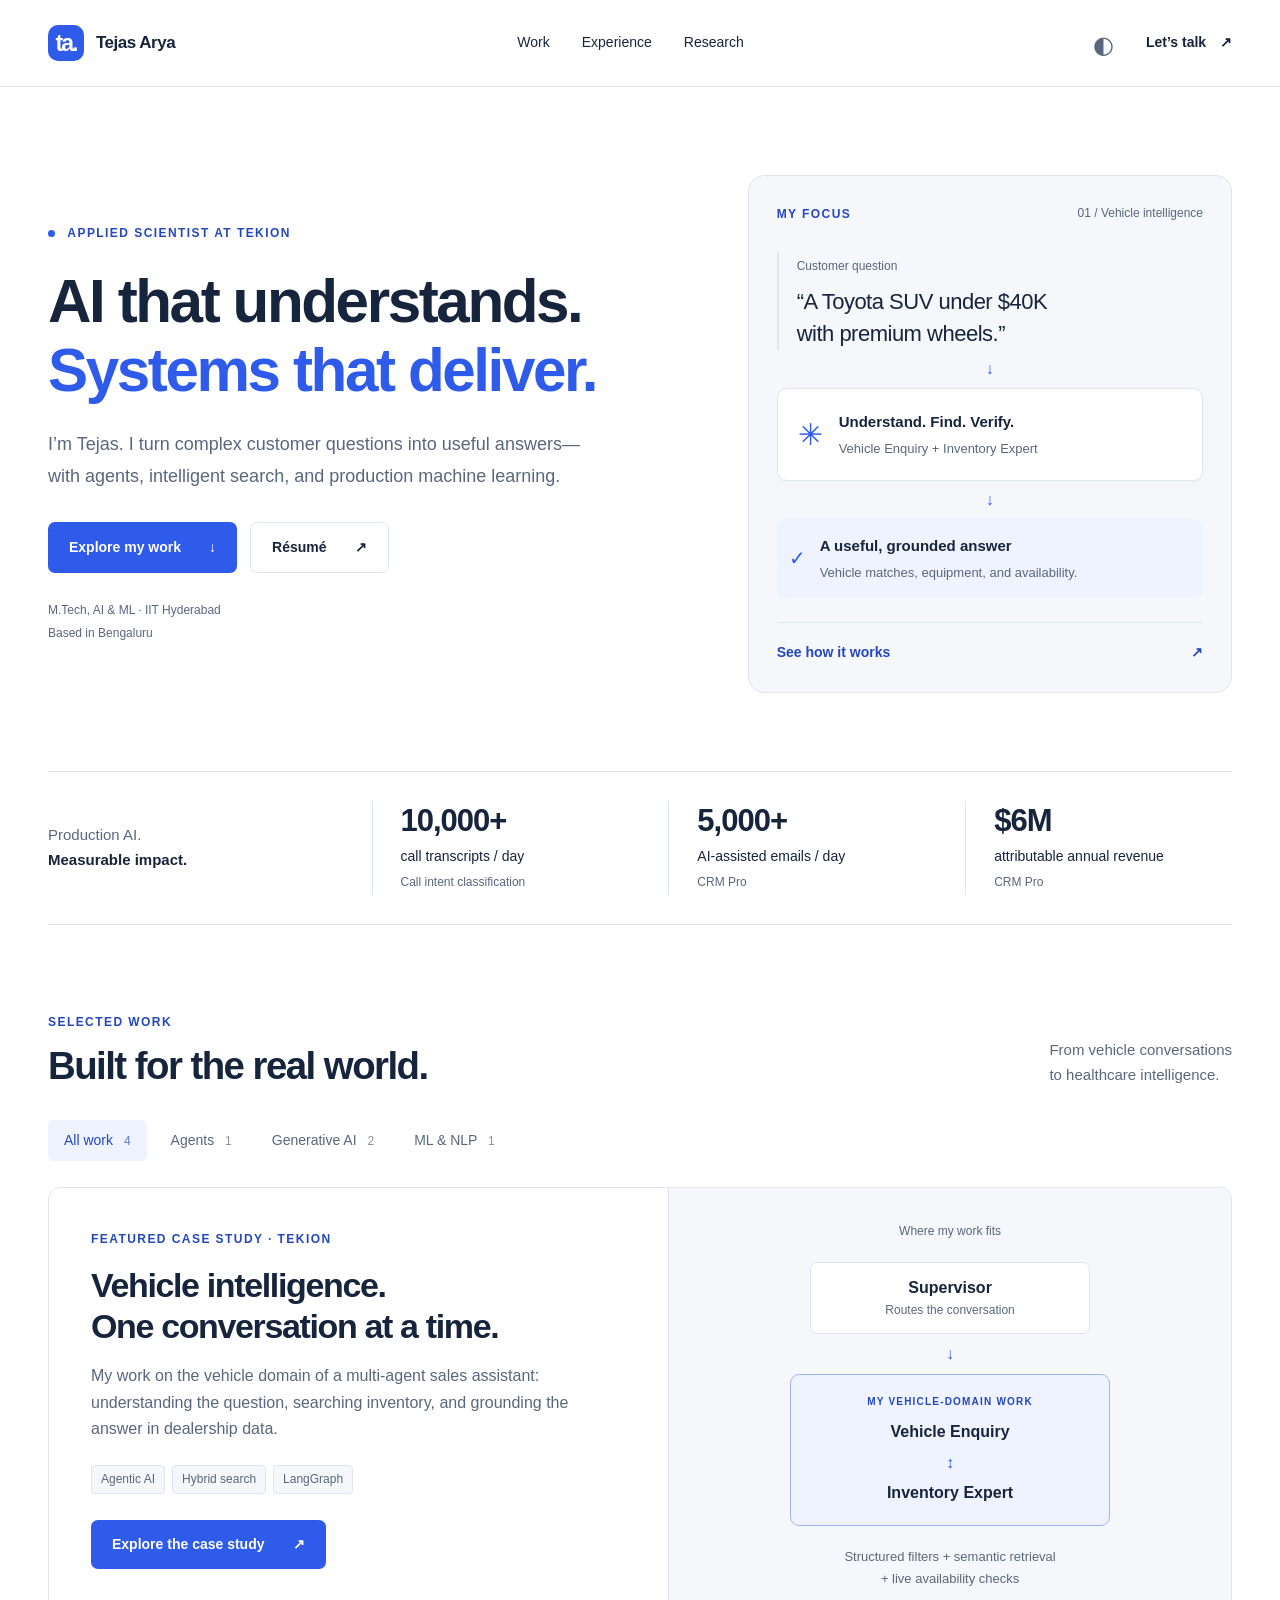
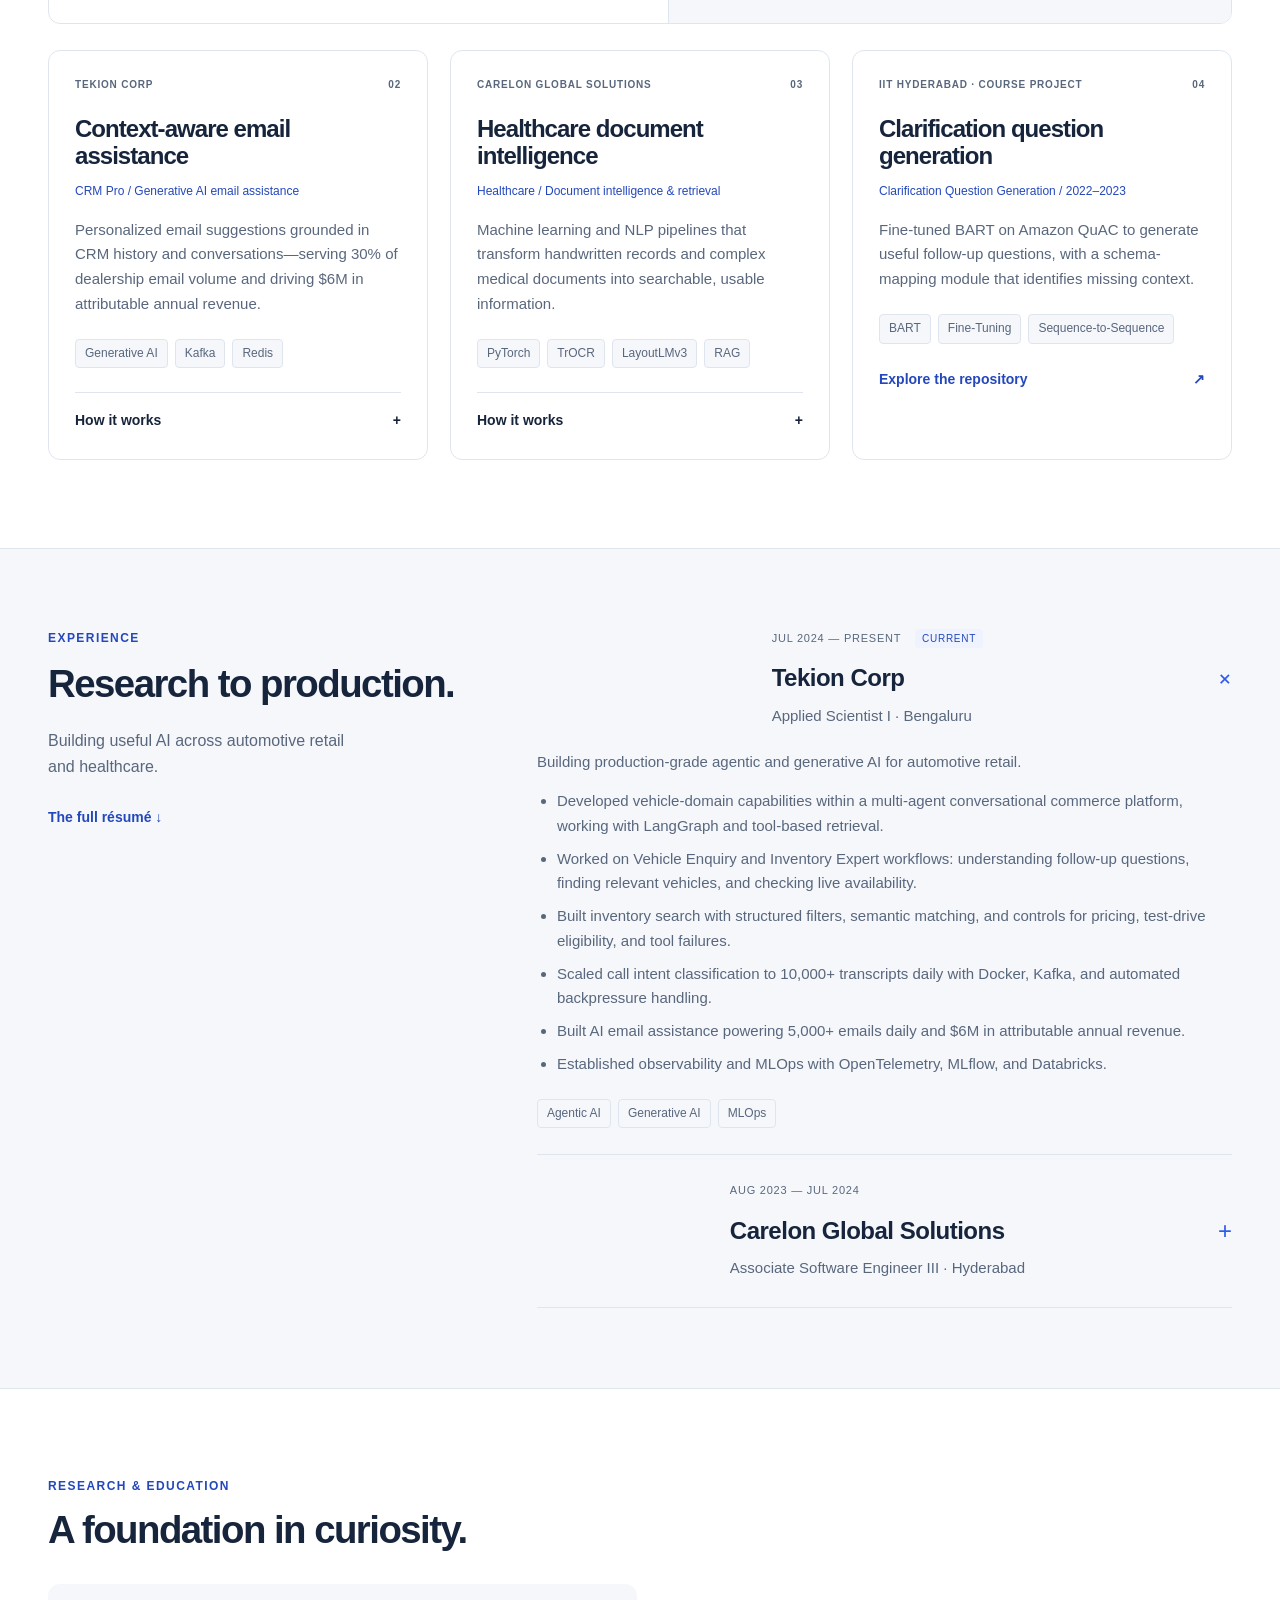
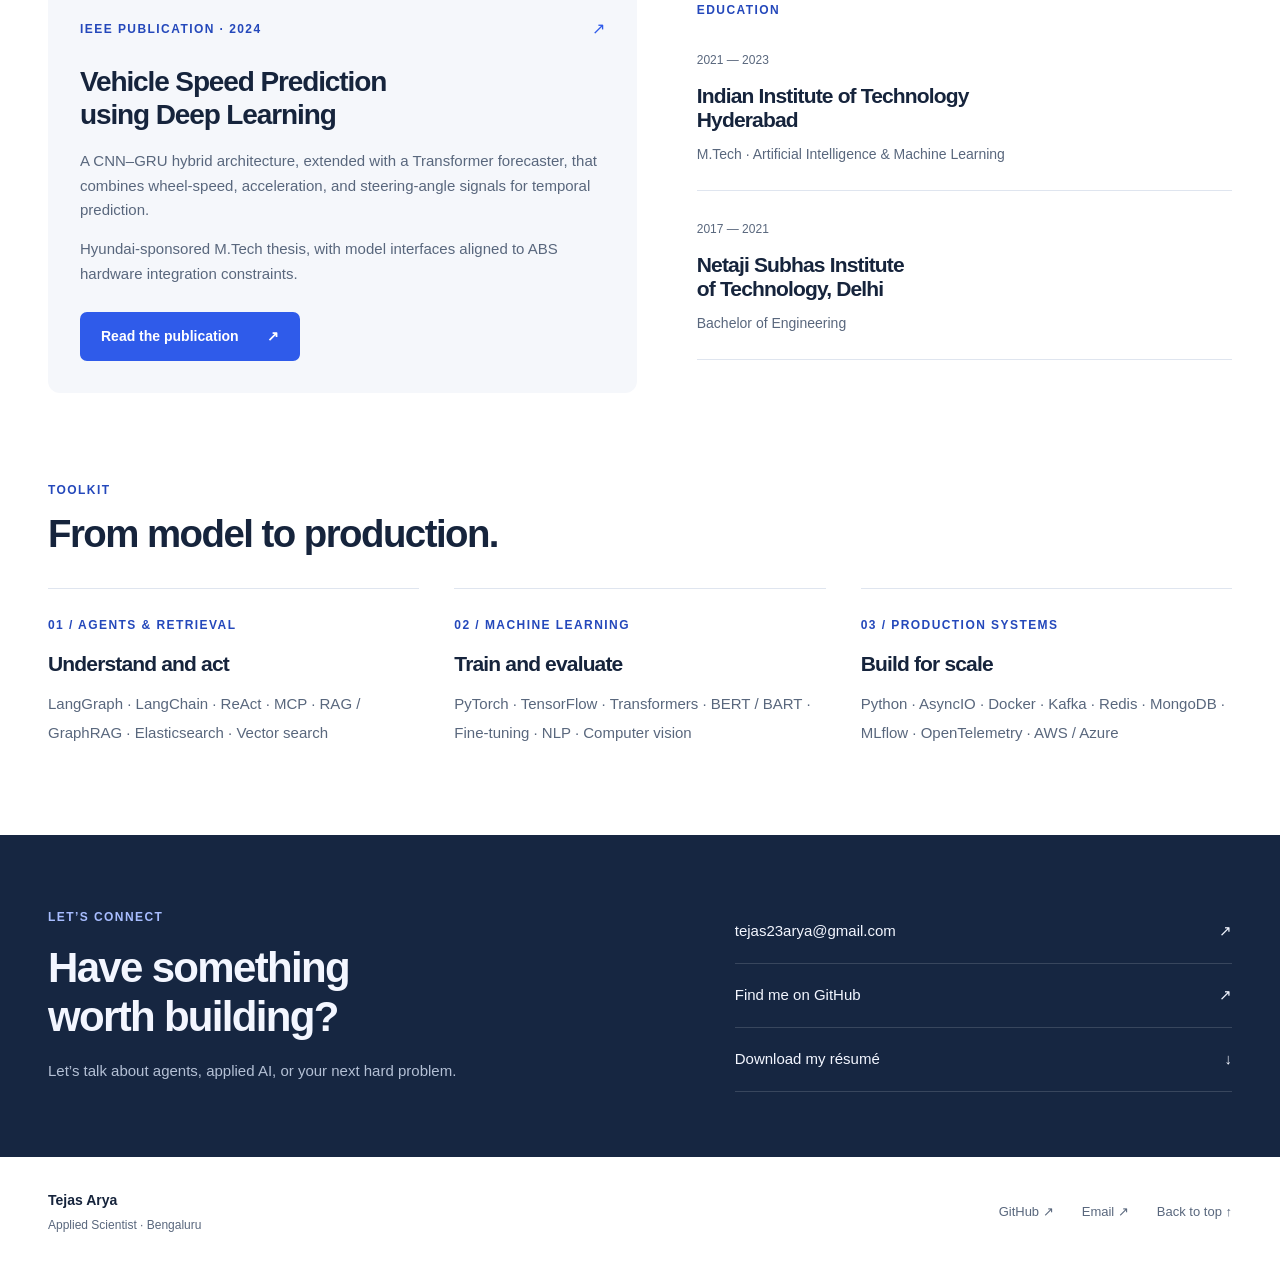
<file: index.html>
<!DOCTYPE html>
<html lang="en"><head><meta charset="UTF-8"><meta name="viewport" content="width=device-width, initial-scale=1"><meta name="description" content="Tejas Arya builds vehicle-domain agents, intelligent search, and production AI. Explore selected work, experience, and research."><meta name="color-scheme" content="light dark"><meta name="theme-color" content="#ffffff"><title>Tejas Arya — Applied Scientist</title><link rel="icon" href="data:image/svg+xml,%3Csvg xmlns='http://www.w3.org/2000/svg' viewBox='0 0 64 64'%3E%3Crect width='64' height='64' rx='16' fill='%232f5bea'/%3E%3Ctext x='11' y='44' fill='white' font-family='Arial' font-weight='bold' font-size='36'%3Eta%3C/text%3E%3C/svg%3E"><link rel="stylesheet" href="styles.css"></head><body>
<input class="visually-hidden theme-input" type="checkbox" id="theme-toggle" aria-label="Use dark theme"><div class="site" id="top"><a class="skip-link" href="#main">Skip to content</a>
<header class="header"><div class="container header-inner"><a class="wordmark" href="index.html" aria-label="Tejas Arya, home"><span class="monogram">ta.</span><span>Tejas Arya</span></a><nav aria-label="Main navigation"><a href="#work">Work</a><a href="#experience">Experience</a><a href="#research">Research</a></nav><div class="header-actions"><label class="theme-switch" for="theme-toggle" title="Switch color theme"><span class="sun" aria-hidden="true">☼</span><span class="moon" aria-hidden="true">◐</span><span class="visually-hidden">Toggle dark theme</span></label><a class="header-contact" href="#contact">Let’s talk <span aria-hidden="true">↗</span></a></div></div></header><main id="main">
<section class="hero container" aria-labelledby="hero-title"><div class="hero-copy"><p class="eyebrow"><span class="status-dot" aria-hidden="true"></span> Applied Scientist at Tekion</p><h1 id="hero-title">AI that understands.<br><span>Systems that deliver.</span></h1><p class="intro">I’m Tejas. I turn complex customer questions into useful answers—with agents, intelligent search, and production machine learning.</p><div class="hero-actions"><a class="button button-primary" href="#work">Explore my work <span aria-hidden="true">↓</span></a><a class="button button-secondary" href="TejasArya8261%20%282%29.pdf" download="Tejas-Arya-Resume.pdf">Résumé <span aria-hidden="true">↗</span></a></div><p class="hero-meta">M.Tech, AI &amp; ML · IIT Hyderabad <span>Based in Bengaluru</span></p></div>
<div class="hero-focus"><div class="focus-top"><span class="eyebrow">My focus</span><span class="focus-index">01 / Vehicle intelligence</span></div><div class="focus-request"><span>Customer question</span><p>“A Toyota SUV under $40K<br>with premium wheels.”</p></div><div class="focus-connector" aria-hidden="true">↓</div><div class="focus-system"><span class="node-icon" aria-hidden="true">✳</span><div><strong>Understand. Find. Verify.</strong><p>Vehicle Enquiry + Inventory Expert</p></div></div><div class="focus-connector" aria-hidden="true">↓</div><div class="focus-result"><span aria-hidden="true">✓</span><div><strong>A useful, grounded answer</strong><p>Vehicle matches, equipment, and availability.</p></div></div><a href="inventory-expert.html" class="focus-link">See how it works <span aria-hidden="true">↗</span></a></div></section>
<section class="container impact-strip" aria-label="Selected production impact"><p class="impact-intro">Production AI.<br><strong>Measurable impact.</strong></p><div class="stat"><strong>10,000+</strong><span>call transcripts / day</span><small>Call intent classification</small></div><div class="stat"><strong>5,000+</strong><span>AI-assisted emails / day</span><small>CRM Pro</small></div><div class="stat"><strong>$6M</strong><span>attributable annual revenue</span><small>CRM Pro</small></div></section>
<section class="section container" id="work" aria-labelledby="work-title"><div class="section-heading"><div><p class="eyebrow">Selected work</p><h2 id="work-title">Built for the real world.</h2></div><p>From vehicle conversations<br>to healthcare intelligence.</p></div><div class="project-browser"><fieldset class="filters"><legend class="visually-hidden">Filter projects by discipline</legend><input class="visually-hidden" type="radio" name="project-filter" id="filter-all" checked><label for="filter-all">All work <span>4</span></label><input class="visually-hidden" type="radio" name="project-filter" id="filter-agents"><label for="filter-agents">Agents <span>1</span></label><input class="visually-hidden" type="radio" name="project-filter" id="filter-genai"><label for="filter-genai">Generative AI <span>2</span></label><input class="visually-hidden" type="radio" name="project-filter" id="filter-ml"><label for="filter-ml">ML &amp; NLP <span>1</span></label></fieldset><div class="projects">
<article class="project-card featured-project project-agents" id="system-architecture"><div class="featured-copy"><p class="eyebrow">Featured case study · Tekion</p><h3>Vehicle intelligence.<br>One conversation at a time.</h3><p>My work on the vehicle domain of a multi-agent sales assistant: understanding the question, searching inventory, and grounding the answer in dealership data.</p><div class="tags"><span>Agentic AI</span><span>Hybrid search</span><span>LangGraph</span></div><a class="button button-primary" href="inventory-expert.html">Explore the case study <span aria-hidden="true">↗</span></a></div><div class="featured-preview"><span class="preview-label">Where my work fits</span><div class="preview-supervisor">Supervisor <small>Routes the conversation</small></div><span class="preview-arrow" aria-hidden="true">↓</span><div class="preview-vehicle"><span class="eyebrow">My vehicle-domain work</span><strong>Vehicle Enquiry</strong><span aria-hidden="true">↕</span><strong>Inventory Expert</strong></div><p>Structured filters + semantic retrieval<br>+ live availability checks</p></div></article>
<article class="project-card project-genai"><div class="project-body"><div class="project-kicker"><span>TEKION CORP</span><span>02</span></div><h3>Context-aware email assistance</h3><p class="project-name">CRM Pro / Generative AI email assistance</p><p>Personalized email suggestions grounded in CRM history and conversations—serving 30% of dealership email volume and driving $6M in attributable annual revenue.</p><div class="tags"><span>Generative AI</span><span>Kafka</span><span>Redis</span></div><details class="project-details"><summary>How it works <span aria-hidden="true">+</span></summary><div><p>Context-aware topic ranking and summaries of calls, emails, and chats build high-signal prompts for personalized, compliance-aligned drafts.</p><p>Asynchronous Kafka events, versioned MongoDB context, Redis caching, and I/O profiling support low-latency, zero-downtime generation for 5,000+ emails per day.</p></div></details></div>
            </article>
<article class="project-card project-ml"><div class="project-body"><div class="project-kicker"><span>CARELON GLOBAL SOLUTIONS</span><span>03</span></div><h3>Healthcare document intelligence</h3><p class="project-name">Healthcare / Document intelligence &amp; retrieval</p><p>Machine learning and NLP pipelines that transform handwritten records and complex medical documents into searchable, usable information.</p><div class="tags"><span>PyTorch</span><span>TrOCR</span><span>LayoutLMv3</span><span>RAG</span></div><details class="project-details"><summary>How it works <span aria-hidden="true">+</span></summary><div><p>TrOCR delivered approximately 95% handwritten recognition accuracy. LayoutLMv3 improved NER performance by 20%, and fine-tuned BERT achieved approximately 85% document QA accuracy.</p><p>A LangChain RAG system processed 10,000+ medical documents daily. Vector search cut query latency by 40%; an OpenCV pipeline handled 500+ documents per hour.</p></div></details></div>
            </article>
<article class="project-card project-genai"><div class="project-body"><div class="project-kicker"><span>IIT HYDERABAD · COURSE PROJECT</span><span>04</span></div><h3>Clarification question generation</h3><p class="project-name">Clarification Question Generation / 2022–2023</p><p>Fine-tuned BART on Amazon QuAC to generate useful follow-up questions, with a schema-mapping module that identifies missing context.</p><div class="tags"><span>BART</span><span>Fine-Tuning</span><span>Sequence-to-Sequence</span></div><a class="project-source" href="https://github.com/tejasarya23/CQ-gen-using-Global-Knowledge" target="_blank" rel="noopener noreferrer">Explore the repository <span aria-hidden="true">↗</span></a></div>
            </article>
</div></div></section><section class="experience-section" id="experience" aria-labelledby="experience-title"><div class="container experience-layout">
        <div class="experience-intro"><p class="eyebrow">Experience</p><h2 id="experience-title">Research to production.</h2><p>Building useful AI across automotive retail and healthcare.</p><a class="text-link" href="TejasArya8261%20%282%29.pdf" download="Tejas-Arya-Resume.pdf">The full résumé <span aria-hidden="true">↓</span></a></div>
        <div class="timeline">
          <details class="role" open><summary><span class="timeline-dot" aria-hidden="true"></span><span class="role-summary"><span class="role-date">JUL 2024 — PRESENT <span class="current-badge">CURRENT</span></span><strong>Tekion Corp</strong><span class="role-title">Applied Scientist I <span>· Bengaluru</span></span></span><span class="expand-icon" aria-hidden="true">+</span></summary><div class="role-content"><p>Building production-grade agentic and generative AI for automotive retail.</p><ul><li>Developed vehicle-domain capabilities within a multi-agent conversational commerce platform, working with LangGraph and tool-based retrieval.</li><li>Worked on Vehicle Enquiry and Inventory Expert workflows: understanding follow-up questions, finding relevant vehicles, and checking live availability.</li><li>Built inventory search with structured filters, semantic matching, and controls for pricing, test-drive eligibility, and tool failures.</li><li>Scaled call intent classification to 10,000+ transcripts daily with Docker, Kafka, and automated backpressure handling.</li><li>Built AI email assistance powering 5,000+ emails daily and $6M in attributable annual revenue.</li><li>Established observability and MLOps with OpenTelemetry, MLflow, and Databricks.</li></ul><div class="tags"><span>Agentic AI</span><span>Generative AI</span><span>MLOps</span></div></div></details>
          <details class="role"><summary><span class="timeline-dot" aria-hidden="true"></span><span class="role-summary"><span class="role-date">AUG 2023 — JUL 2024</span><strong>Carelon Global Solutions</strong><span class="role-title">Associate Software Engineer III <span>· Hyderabad</span></span></span><span class="expand-icon" aria-hidden="true">+</span></summary><div class="role-content"><p>Developed machine learning and NLP systems for healthcare analytics.</p><ul><li>Built handwriting recognition, named entity recognition, and document QA pipelines with TrOCR, LayoutLMv3, and BERT.</li><li>Deployed retrieval-augmented QA for 10,000+ complex medical documents daily.</li><li>Reduced semantic search latency by 40% through vector database integration.</li><li>Paired OpenCV document processing with interactive Streamlit dashboards.</li></ul><div class="tags"><span>NLP</span><span>Computer Vision</span><span>RAG</span></div></div></details>
        </div>
      </div></section><section class="section container" id="research" aria-labelledby="research-title">
        <div class="section-heading"><div><p class="eyebrow">Research &amp; education</p><h2 id="research-title">A foundation in curiosity.</h2></div></div>
        <div class="research-grid"><article class="publication"><div class="publication-top"><span class="eyebrow">IEEE PUBLICATION · 2024</span><span aria-hidden="true">↗</span></div><h3>Vehicle Speed Prediction<br>using Deep Learning</h3><p>A CNN–GRU hybrid architecture, extended with a Transformer forecaster, that combines wheel-speed, acceleration, and steering-angle signals for temporal prediction.</p><p class="research-note">Hyundai-sponsored M.Tech thesis, with model interfaces aligned to ABS hardware integration constraints.</p><a class="button button-dark" href="https://ieeexplore.ieee.org/document/10406089" target="_blank" rel="noopener noreferrer">Read the publication <span aria-hidden="true">↗</span></a></article>
          <div class="education"><span class="eyebrow">EDUCATION</span><article><span class="education-date">2021 — 2023</span><h3>Indian Institute of Technology<br>Hyderabad</h3><p>M.Tech · Artificial Intelligence &amp; Machine Learning</p></article><article><span class="education-date">2017 — 2021</span><h3>Netaji Subhas Institute<br>of Technology, Delhi</h3><p>Bachelor of Engineering</p></article></div>
        </div>
      </section><section class="container toolkit-section" aria-labelledby="toolkit-title"><div class="section-heading"><div><p class="eyebrow">Toolkit</p><h2 id="toolkit-title">From model to production.</h2></div></div><div class="toolkit-grid"><article><span class="eyebrow">01 / Agents &amp; retrieval</span><h3>Understand and act</h3><p>LangGraph · LangChain · ReAct · MCP · RAG / GraphRAG · Elasticsearch · Vector search</p></article><article><span class="eyebrow">02 / Machine learning</span><h3>Train and evaluate</h3><p>PyTorch · TensorFlow · Transformers · BERT / BART · Fine-tuning · NLP · Computer vision</p></article><article><span class="eyebrow">03 / Production systems</span><h3>Build for scale</h3><p>Python · AsyncIO · Docker · Kafka · Redis · MongoDB · MLflow · OpenTelemetry · AWS / Azure</p></article></div></section><section class="contact-section" id="contact" aria-labelledby="contact-title"><div class="container contact-inner"><div><p class="eyebrow">Let’s connect</p><h2 id="contact-title">Have something<br>worth building?</h2><p>Let’s talk about agents, applied AI, or your next hard problem.</p></div><div class="contact-links"><a href="mailto:tejas23arya@gmail.com">tejas23arya@gmail.com <span aria-hidden="true">↗</span></a><a href="https://github.com/tejasarya23" target="_blank" rel="noopener noreferrer">Find me on GitHub <span aria-hidden="true">↗</span></a><a href="TejasArya8261%20%282%29.pdf" download="Tejas-Arya-Resume.pdf">Download my résumé <span aria-hidden="true">↓</span></a></div></div></section></main><footer class="container footer"><p><strong>Tejas Arya</strong><span>Applied Scientist · Bengaluru</span></p><div><a href="https://github.com/tejasarya23" target="_blank" rel="noopener noreferrer">GitHub ↗</a><a href="mailto:tejas23arya@gmail.com">Email ↗</a><a href="#top">Back to top ↑</a></div></footer></div></body></html>
</file>
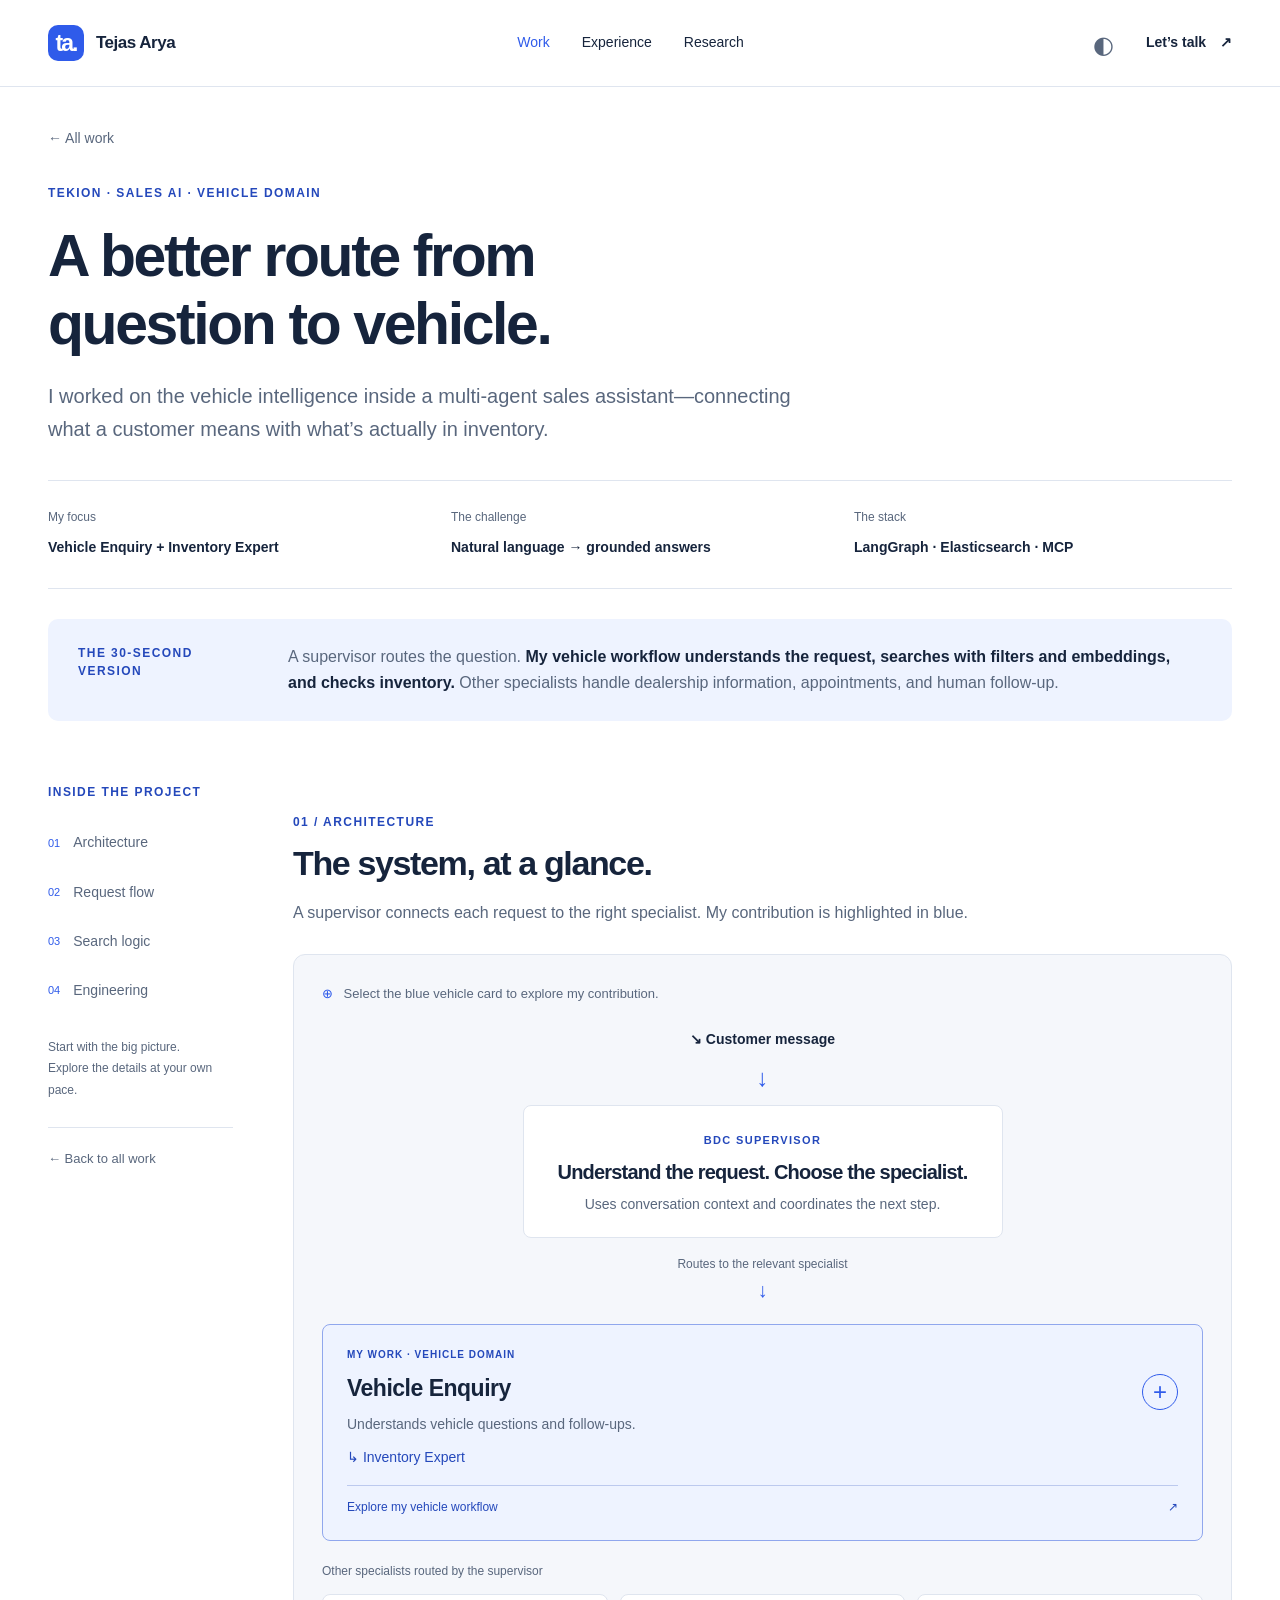
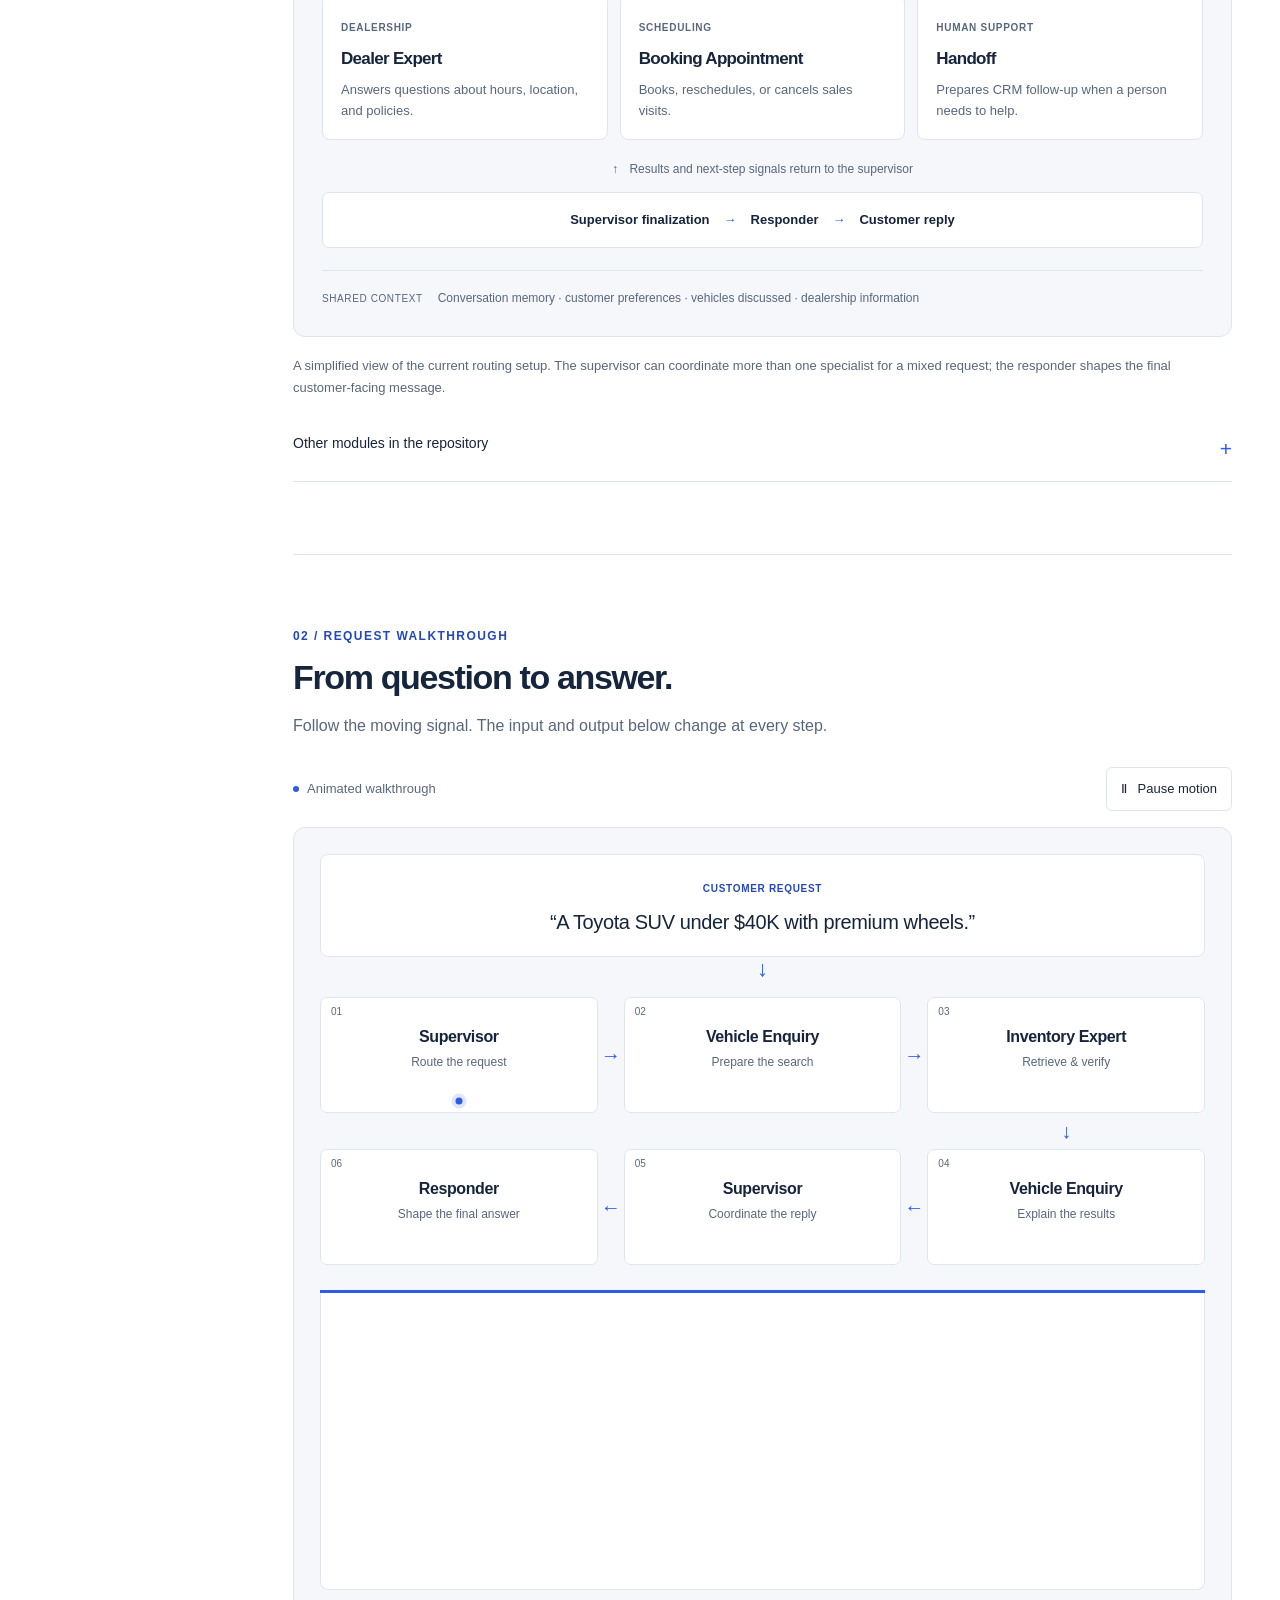
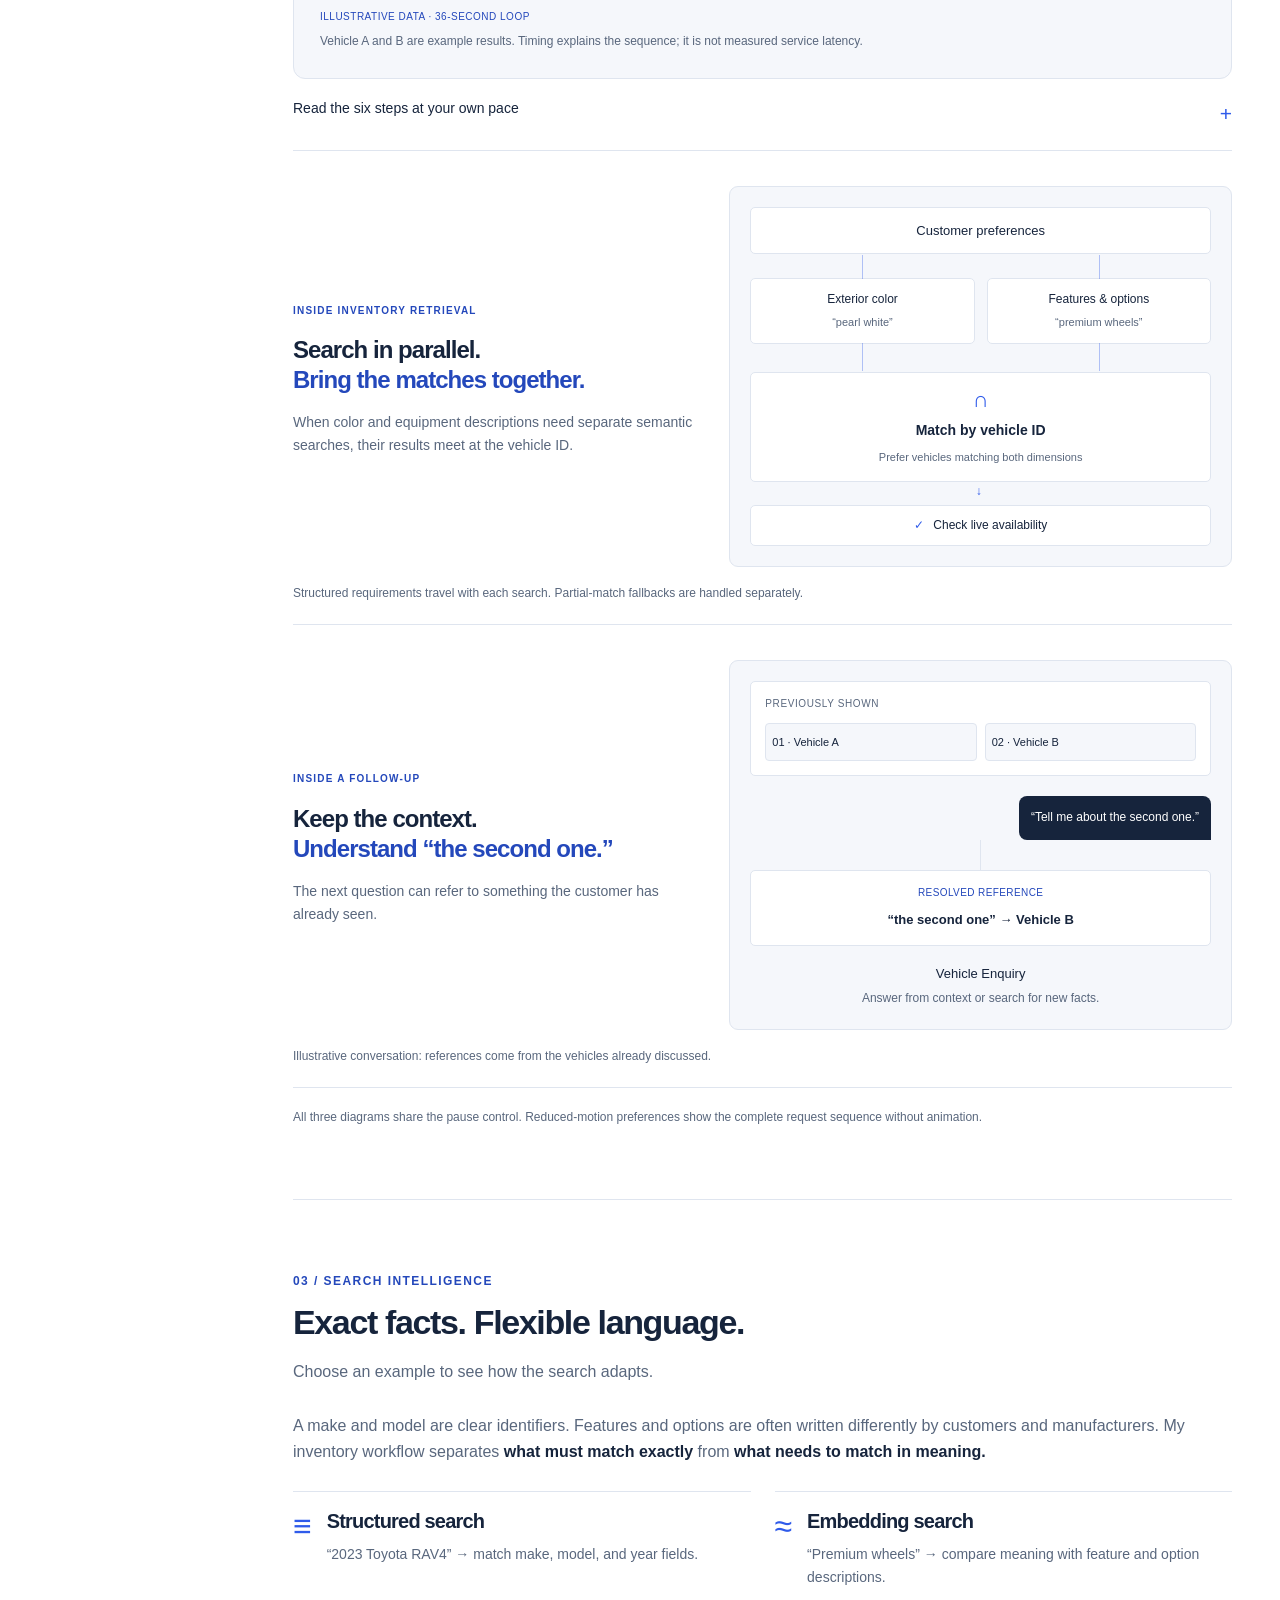
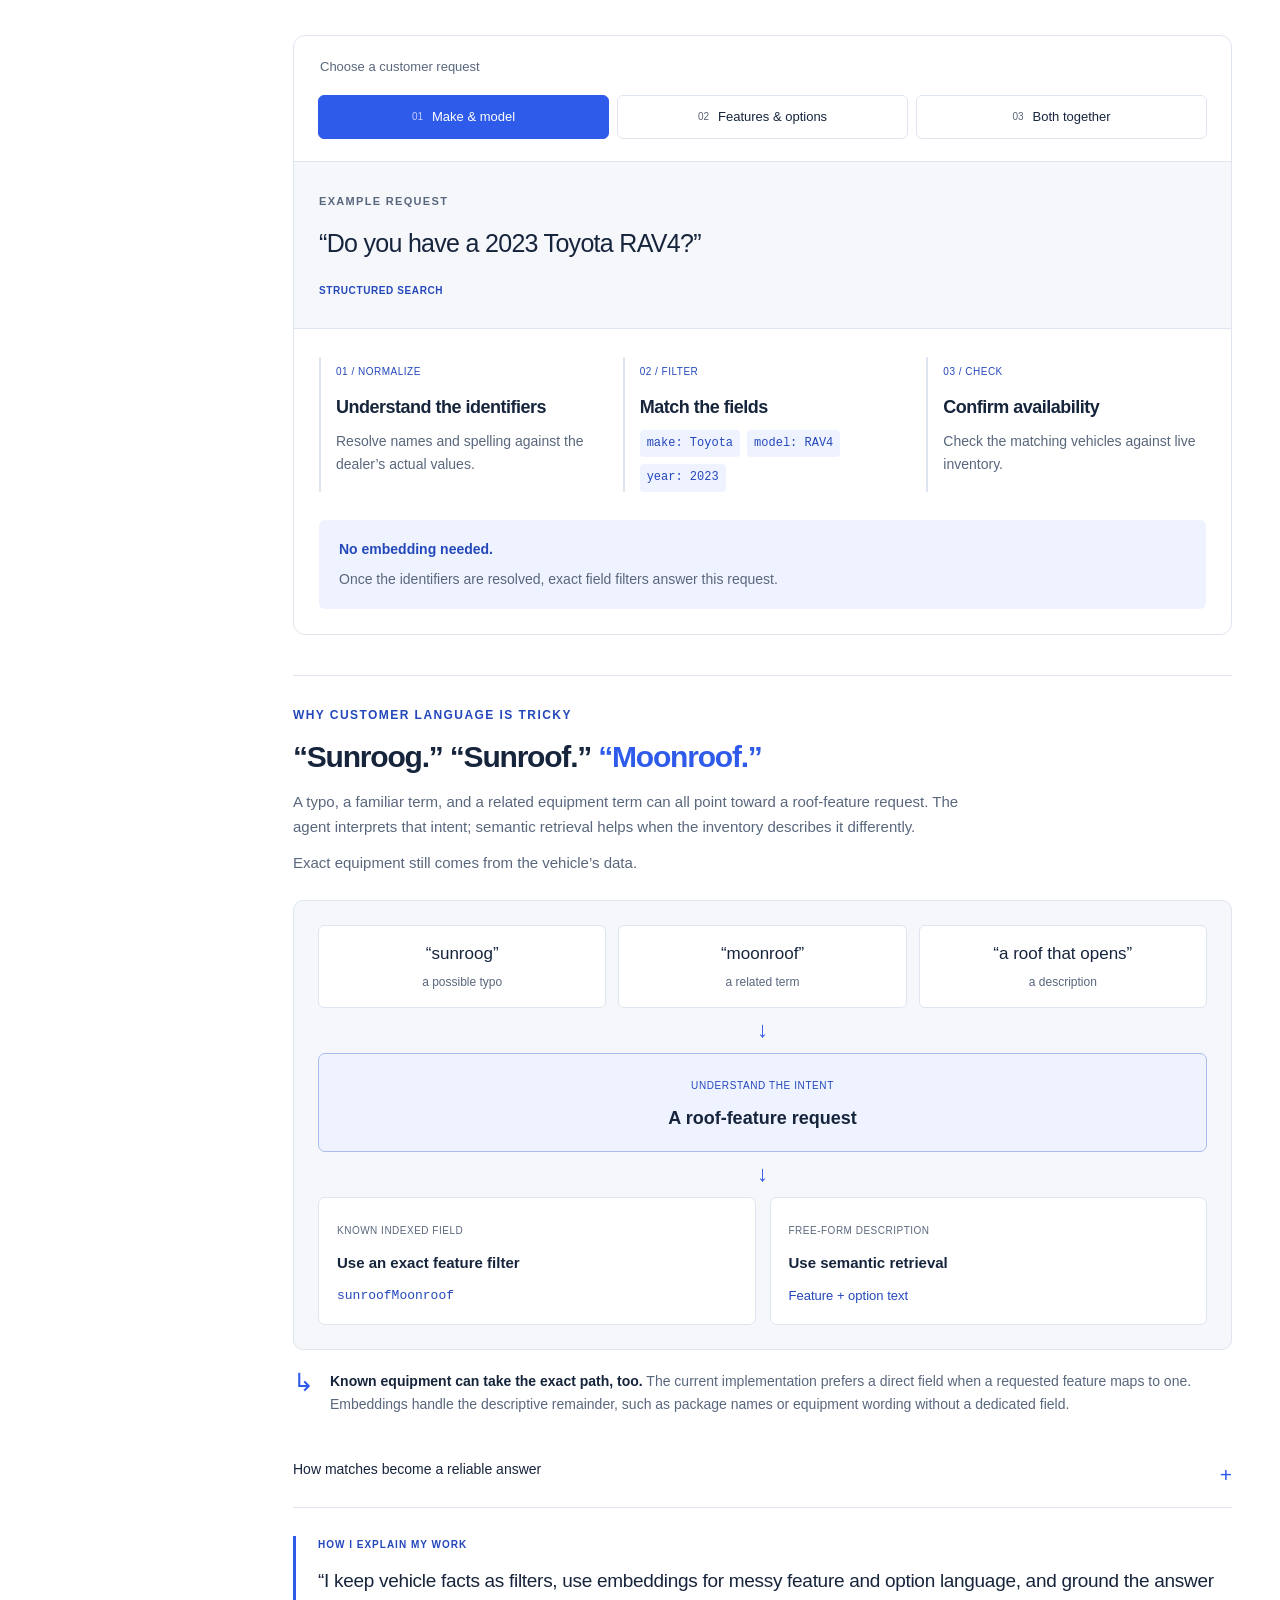
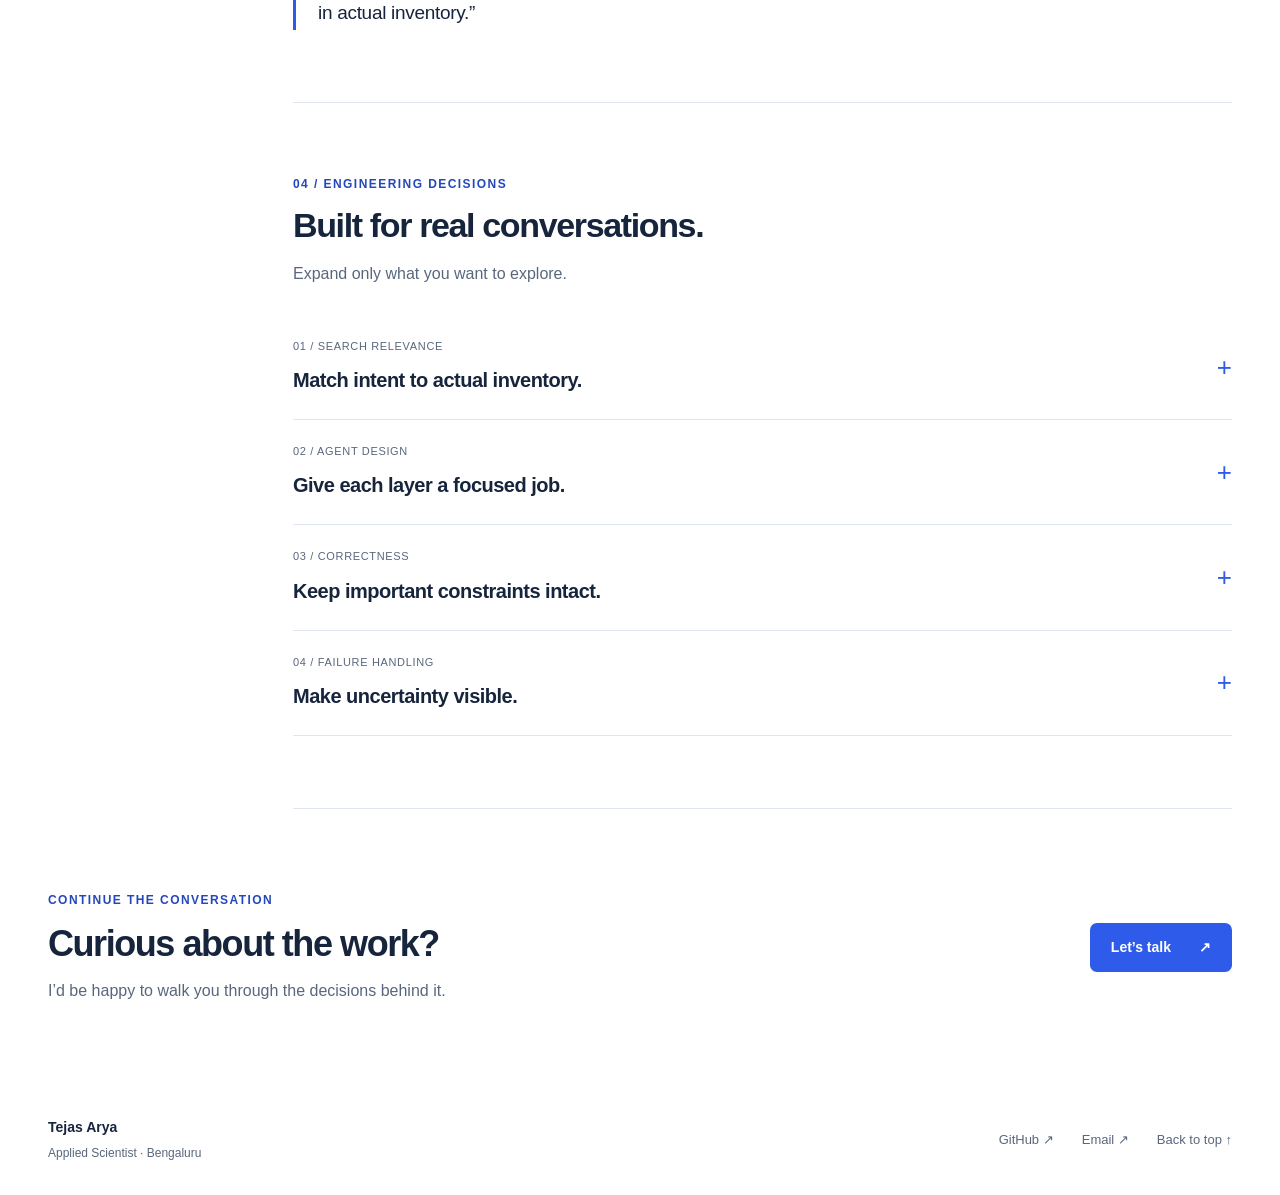
<file: inventory-expert.html>
<!DOCTYPE html>
<html lang="en"><head><meta charset="UTF-8"><meta name="viewport" content="width=device-width, initial-scale=1"><meta name="description" content="A guided look at Tejas Arya’s vehicle-domain work: multi-agent architecture, request flow, structured search, and feature embeddings."><meta name="color-scheme" content="light dark"><meta name="theme-color" content="#ffffff"><title>Vehicle intelligence — Tejas Arya</title><link rel="icon" href="data:image/svg+xml,%3Csvg xmlns='http://www.w3.org/2000/svg' viewBox='0 0 64 64'%3E%3Crect width='64' height='64' rx='16' fill='%232f5bea'/%3E%3Ctext x='11' y='44' fill='white' font-family='Arial' font-weight='bold' font-size='36'%3Eta%3C/text%3E%3C/svg%3E"><link rel="stylesheet" href="styles.css"><link rel="stylesheet" href="diagrams.css"><link rel="stylesheet" href="search.css"></head><body>
<input class="visually-hidden theme-input" type="checkbox" id="theme-toggle" aria-label="Use dark theme"><div class="site" id="top"><a class="skip-link" href="#main">Skip to content</a>
<header class="header"><div class="container header-inner"><a class="wordmark" href="index.html" aria-label="Tejas Arya, home"><span class="monogram">ta.</span><span>Tejas Arya</span></a><nav aria-label="Main navigation"><a href="index.html#work" aria-current="page">Work</a><a href="index.html#experience">Experience</a><a href="index.html#research">Research</a></nav><div class="header-actions"><label class="theme-switch" for="theme-toggle" title="Switch color theme"><span class="sun" aria-hidden="true">☼</span><span class="moon" aria-hidden="true">◐</span><span class="visually-hidden">Toggle dark theme</span></label><a class="header-contact" href="index.html#contact">Let’s talk <span aria-hidden="true">↗</span></a></div></div></header><main id="main"><section class="case-hero container" aria-labelledby="case-title"><a class="case-back" href="index.html#work">← All work</a><p class="eyebrow">Tekion · Sales AI · Vehicle domain</p><h1 id="case-title">A better route from<br>question to vehicle.</h1><p class="case-intro">I worked on the vehicle intelligence inside a multi-agent sales assistant—connecting what a customer means with what’s actually in inventory.</p><div class="case-facts"><div><span>My focus</span><strong>Vehicle Enquiry + Inventory Expert</strong></div><div><span>The challenge</span><strong>Natural language → grounded answers</strong></div><div><span>The stack</span><strong>LangGraph · Elasticsearch · MCP</strong></div></div><div class="explain-card"><span class="eyebrow">The 30-second version</span><p>A supervisor routes the question. <strong>My vehicle workflow understands the request, searches with filters and embeddings, and checks inventory.</strong> Other specialists handle dealership information, appointments, and human follow-up.</p></div></section>
<div class="case-layout container"><aside class="case-sidebar"><p class="eyebrow">Inside the project</p><nav aria-label="Case study chapters"><a href="#architecture"><span>01</span> Architecture</a><a href="#walkthrough"><span>02</span> Request flow</a><a href="#search-intelligence"><span>03</span> Search logic</a><a href="#decisions"><span>04</span> Engineering</a></nav><p>Start with the big picture.<br>Explore the details at your own pace.</p><a class="sidebar-back" href="index.html#work">← Back to all work</a></aside><div class="case-content"><section class="case-section" id="architecture" aria-labelledby="architecture-title">
        <div class="section-heading"><div><p class="eyebrow">01 / Architecture</p><h2 id="architecture-title">The system, at a glance.</h2></div><p>A supervisor connects each request to the right specialist. My contribution is highlighted in blue.</p></div>

        
          <div class="platform-map">
            <p class="diagram-instruction"><span aria-hidden="true">⊕</span> Select the blue vehicle card to explore my contribution.</p>
            <div class="platform-customer"><span aria-hidden="true">↘</span> Customer message</div>
            <div class="platform-arrow" aria-hidden="true">↓</div>
            <div class="platform-supervisor"><span class="eyebrow">BDC SUPERVISOR</span><h3>Understand the request. Choose the specialist.</h3><p>Uses conversation context and coordinates the next step.</p></div>
            <div class="platform-routing">Routes to the relevant specialist <span aria-hidden="true">↓</span></div>
            <div class="platform-domains">
              <details class="platform-domain vehicle-domain">
                <summary class="vehicle-trigger">
                  <span class="domain-badge">MY WORK · VEHICLE DOMAIN</span>
                  <span class="vehicle-toggle-icon" aria-hidden="true">+</span>
                  <span class="vehicle-title">Vehicle Enquiry</span>
                  <span class="vehicle-summary-copy">Understands vehicle questions and follow-ups.</span>
                  <span class="vehicle-subagent"><span aria-hidden="true">↳</span> Inventory Expert</span>
                  <span class="vehicle-toggle-copy"><span class="when-closed">Explore my vehicle workflow</span><span class="when-open">Collapse vehicle workflow</span><span aria-hidden="true">↗</span></span>
                </summary>
                <div class="vehicle-expansion">
                  <div class="vehicle-expansion-heading"><span class="eyebrow">INSIDE MY DOMAIN</span><p>From a customer’s question to a grounded vehicle answer.</p></div>
                  <ol class="vehicle-path">
                    <li><span class="path-step">01 / UNDERSTAND</span><h4>Vehicle Enquiry</h4><p>Resolves the request and follow-ups like “the second one,” then decides whether a search is needed.</p><span class="path-output">A contextualized inventory query</span></li>
                    <li><span class="path-step">02 / FIND &amp; VERIFY</span><h4>Inventory Expert</h4><p>Searches dealership stock, matches the criteria, and checks live availability through its tools.</p><span class="path-output">Vehicle matches + availability</span></li>
                    <li><span class="path-step">03 / EXPLAIN</span><h4>Vehicle Enquiry → Supervisor</h4><p>Explains the findings and returns the answer or a next-step signal for the supervisor to coordinate.</p><span class="path-output">An answer the customer can act on</span></li>
                  </ol>
                  <p class="vehicle-path-note">Questions answerable from conversation context can skip the inventory search.</p>
                  <details class="inventory-drilldown">
                    <summary><span><strong>Inside Inventory Expert</strong><small>Five specialist tools behind the search</small></span><span class="inventory-toggle-icon" aria-hidden="true">+</span></summary>
                    <div class="inventory-tool-panel">
                      <ol class="inventory-tool-list"><li><span>01</span><strong>Normalize</strong><p>Match vehicle names and trims to dealer data.</p></li><li><span>02</span><strong>Search</strong><p>Apply exact filters and semantic matching.</p></li><li><span>03</span><strong>Combine</strong><p>Merge parallel searches across attributes.</p></li><li><span>04</span><strong>Check</strong><p>Look up availability for specific vehicles.</p></li><li><span>05</span><strong>Inspect</strong><p>Retrieve a vehicle’s detailed equipment.</p></li></ol>
                      <a class="search-deep-link" href="#search-intelligence">See how the agent chooses filters or embeddings <span aria-hidden="true">↓</span></a>
                      <div class="inventory-data-sources"><span><strong>Elasticsearch</strong> · vehicle data &amp; embeddings</span><span><strong>MCP</strong> · live availability checks</span></div>
                    </div>
                  </details>
                </div>
              </details>
              <p class="other-domains-label">Other specialists routed by the supervisor</p>
              <article class="platform-domain"><span class="domain-label">DEALERSHIP</span><h3>Dealer Expert</h3><p>Answers questions about hours, location, and policies.</p></article>
              <article class="platform-domain"><span class="domain-label">SCHEDULING</span><h3>Booking Appointment</h3><p>Books, reschedules, or cancels sales visits.</p></article>
              <article class="platform-domain"><span class="domain-label">HUMAN SUPPORT</span><h3>Handoff</h3><p>Prepares CRM follow-up when a person needs to help.</p></article>
            </div>
            <div class="platform-return"><span aria-hidden="true">↑</span> Results and next-step signals return to the supervisor</div>
            <div class="platform-exit"><strong>Supervisor finalization</strong><span aria-hidden="true">→</span><strong>Responder</strong><span aria-hidden="true">→</span><strong>Customer reply</strong></div>
            <div class="platform-foundation"><span>SHARED CONTEXT</span><p>Conversation memory · customer preferences · vehicles discussed · dealership information</p></div>
          </div>
        <p class="architecture-caption">A simplified view of the current routing setup. The supervisor can coordinate more than one specialist for a mixed request; the responder shapes the final customer-facing message.</p>
        <details class="repo-context"><summary>Other modules in the repository <span aria-hidden="true">+</span></summary><div><p><strong>Finance, Credit App, and Trade-In concierges</strong> generate links for self-service flows. They are registered helpers but are currently hidden from the supervisor’s direct tool list.</p><p><strong>Finance &amp; Appraisal, Pipeline Accelerator, and the standalone Entity Extractor</strong> also exist in the repository, but are not registered as supervisor agents in the current setup.</p></div></details>
      </section><section class="request-demo case-section" id="walkthrough" aria-labelledby="case-motion-title">
        <div class="section-heading"><div><p class="eyebrow">02 / Request walkthrough</p><h2 id="case-motion-title">From question to answer.</h2></div><p>Follow the moving signal. The input and output below change at every step.</p></div>
        <input class="visually-hidden demo-pause" type="checkbox" id="case-pause" aria-label="Pause diagram animations">
        <div class="motion-toolbar"><span class="motion-legend"><i aria-hidden="true"></i> <span class="running-label">Animated walkthrough</span><span class="paused-label">Paused · inspect the current step</span></span><label class="motion-control" for="case-pause"><span class="running-label">Ⅱ &nbsp; Pause motion</span><span class="paused-label">▷ &nbsp; Resume motion</span></label></div>
        <div class="motion-theatre">
          <div class="request-message"><span>CUSTOMER REQUEST</span><p>“A Toyota SUV under $40K with premium wheels.”</p><span class="request-entry-arrow" aria-hidden="true">↓</span></div>
          <div class="route-board" aria-label="Request travels from Supervisor to Vehicle Enquiry to Inventory Expert, then returns to Vehicle Enquiry, Supervisor, and Responder.">
            <ol class="route-nodes"><li class="route-node route-node-1 motion-item" style="--phase: 0s"><span class="route-index">01</span><strong>Supervisor</strong><small>Route the request</small></li>
<li class="route-node route-node-2 motion-item" style="--phase: 6s"><span class="route-index">02</span><strong>Vehicle Enquiry</strong><small>Prepare the search</small></li>
<li class="route-node route-node-3 motion-item" style="--phase: 12s"><span class="route-index">03</span><strong>Inventory Expert</strong><small>Retrieve &amp; verify</small></li>
<li class="route-node route-node-4 motion-item" style="--phase: 18s"><span class="route-index">04</span><strong>Vehicle Enquiry</strong><small>Explain the results</small></li>
<li class="route-node route-node-5 motion-item" style="--phase: 24s"><span class="route-index">05</span><strong>Supervisor</strong><small>Coordinate the reply</small></li>
<li class="route-node route-node-6 motion-item" style="--phase: 30s"><span class="route-index">06</span><strong>Responder</strong><small>Shape the final answer</small></li></ol>
            <span class="route-packet motion-item" aria-hidden="true"></span>
            <span class="route-leg route-leg-1" aria-hidden="true">→</span><span class="route-leg route-leg-2" aria-hidden="true">→</span><span class="route-leg route-leg-3" aria-hidden="true">↓</span><span class="route-leg route-leg-4" aria-hidden="true">←</span><span class="route-leg route-leg-5" aria-hidden="true">←</span>
          </div>
          <div class="motion-progress" aria-hidden="true"><span class="motion-item"></span></div>
          <div class="payload-viewer"><article class="payload-frame motion-item" style="--phase: 0s"><div class="payload-heading"><span class="payload-step">01 / 06</span><div><h4>Supervisor</h4><p>Understand the intent and choose the vehicle specialist.</p></div></div><div class="payload-columns"><div class="payload-input"><span>INPUT</span><pre>message: &quot;Toyota SUV under $40K with premium wheels.&quot;
context: conversation + dealership</pre></div><span class="payload-arrow" aria-hidden="true">→</span><div class="payload-output"><span>OUTPUT</span><pre>route: Vehicle Enquiry
task: find vehicles matching these requirements</pre></div></div><p class="payload-change"><span aria-hidden="true">↳</span> A customer message becomes a task for the vehicle domain.</p></article>
<article class="payload-frame motion-item" style="--phase: 6s"><div class="payload-heading"><span class="payload-step">02 / 06</span><div><h4>Vehicle Enquiry</h4><p>Prepare a search that separates exact facts from descriptive intent.</p></div></div><div class="payload-columns"><div class="payload-input"><span>INPUT</span><pre>task: Toyota SUV under $40K with premium wheels
context: customer preferences + prior vehicles</pre></div><span class="payload-arrow" aria-hidden="true">→</span><div class="payload-output"><span>OUTPUT</span><pre>inventory query:
  make: Toyota · body: SUV · max price: 40000
  equipment request: &quot;premium wheels&quot;</pre></div></div><p class="payload-change"><span aria-hidden="true">↳</span> The question becomes exact criteria plus a descriptive equipment request.</p></article>
<article class="payload-frame motion-item" style="--phase: 12s"><div class="payload-heading"><span class="payload-step">03 / 06</span><div><h4>Inventory Expert</h4><p>Apply structured filters, rank feature/option embeddings, then check availability.</p></div></div><div class="payload-columns"><div class="payload-input"><span>INPUT</span><pre>filters: Toyota · SUV · price ≤ 40000
semantic query: &quot;premium wheels&quot;
embedding: features + options</pre></div><span class="payload-arrow" aria-hidden="true">→</span><div class="payload-output"><span>OUTPUT</span><pre>illustrative candidates: [Vehicle A, Vehicle B]
source: vehicle equipment descriptions
availability: confirmed · tool errors: none</pre></div></div><p class="payload-change"><span aria-hidden="true">↳</span> Exact filters keep the requested scope; embeddings retrieve relevant equipment descriptions.</p></article>
<article class="payload-frame motion-item" style="--phase: 18s"><div class="payload-heading"><span class="payload-step">04 / 06</span><div><h4>Vehicle Enquiry</h4><p>Explain the candidates using their actual returned equipment descriptions.</p></div></div><div class="payload-columns"><div class="payload-input"><span>INPUT</span><pre>candidates: [Vehicle A, Vehicle B]
equipment descriptions + availability</pre></div><span class="payload-arrow" aria-hidden="true">→</span><div class="payload-output"><span>OUTPUT</span><pre>draft: &quot;These two Toyota SUVs are within budget.&quot;
next step: compare their wheel specifications</pre></div></div><p class="payload-change"><span aria-hidden="true">↳</span> Retrieved vehicle data becomes an answer, with equipment specifics available for comparison.</p></article>
<article class="payload-frame motion-item" style="--phase: 24s"><div class="payload-heading"><span class="payload-step">05 / 06</span><div><h4>Supervisor</h4><p>Bring the specialist answer back into the conversation.</p></div></div><div class="payload-columns"><div class="payload-input"><span>INPUT</span><pre>vehicle answer: two in-budget candidate SUVs
next step: compare equipment</pre></div><span class="payload-arrow" aria-hidden="true">→</span><div class="payload-output"><span>OUTPUT</span><pre>reply content: vehicle findings + next step
source: Vehicle Enquiry
destination: Responder</pre></div></div><p class="payload-change"><span aria-hidden="true">↳</span> The specialist answer becomes the content for the final reply.</p></article>
<article class="payload-frame motion-item" style="--phase: 30s"><div class="payload-heading"><span class="payload-step">06 / 06</span><div><h4>Responder</h4><p>Apply the customer-facing tone and format.</p></div></div><div class="payload-columns"><div class="payload-input"><span>INPUT</span><pre>reply content: candidate SUVs + equipment comparison
source: Vehicle Enquiry</pre></div><span class="payload-arrow" aria-hidden="true">→</span><div class="payload-output"><span>OUTPUT</span><pre>&quot;I found two Toyota SUVs within your budget.
Let’s compare their wheel specifications.&quot;</pre></div></div><p class="payload-change"><span aria-hidden="true">↳</span> The prepared content becomes the message the customer sees.</p></article></div>
          <div class="motion-footnote"><span>ILLUSTRATIVE DATA · 36-SECOND LOOP</span><p>Vehicle A and B are example results. Timing explains the sequence; it is not measured service latency.</p></div>
        </div>
        <details class="motion-transcript"><summary>Read the six steps at your own pace <span aria-hidden="true">+</span></summary><ol><li><strong>1. Supervisor</strong><span>A customer message becomes a task for the vehicle domain.</span></li><li><strong>2. Vehicle Enquiry</strong><span>The question becomes exact criteria plus a descriptive equipment request.</span></li><li><strong>3. Inventory Expert</strong><span>Exact filters keep the requested scope; embeddings retrieve relevant equipment descriptions.</span></li><li><strong>4. Vehicle Enquiry</strong><span>Retrieved vehicle data becomes an answer, with equipment specifics available for comparison.</span></li><li><strong>5. Supervisor</strong><span>The specialist answer becomes the content for the final reply.</span></li><li><strong>6. Responder</strong><span>The prepared content becomes the message the customer sees.</span></li></ol></details>
        <div class="motion-extras">
          <article class="motion-mini"><div class="mini-heading"><span class="eyebrow">Inside inventory retrieval</span><h3>Search in parallel.<br><em>Bring the matches together.</em></h3><p>When color and equipment descriptions need separate semantic searches, their results meet at the vehicle ID.</p></div><div class="parallel-diagram" role="img" aria-label="Exterior color and feature/options searches run in parallel, converge on matching vehicle IDs, and continue to a live availability check."><div class="parallel-start">Customer preferences</div><div class="parallel-branches"><div class="parallel-branch branch-a"><span>Exterior color</span><small>“pearl white”</small><i class="mini-packet motion-item" aria-hidden="true"></i></div><div class="parallel-branch branch-b"><span>Features &amp; options</span><small>“premium wheels”</small><i class="mini-packet motion-item" aria-hidden="true"></i></div></div><div class="parallel-merge motion-item"><span aria-hidden="true">∩</span><strong>Match by vehicle ID</strong><small>Prefer vehicles matching both dimensions</small></div><div class="parallel-live motion-item"><span aria-hidden="true">✓</span> Check live availability</div></div><p class="mini-note">Structured requirements travel with each search. Partial-match fallbacks are handled separately.</p></article>
          <article class="motion-mini"><div class="mini-heading"><span class="eyebrow">Inside a follow-up</span><h3>Keep the context.<br><em>Understand “the second one.”</em></h3><p>The next question can refer to something the customer has already seen.</p></div><div class="context-diagram" role="img" aria-label="Previously shown vehicles are held in conversation context. A follow-up referring to the second one resolves to Vehicle B before Vehicle Enquiry decides whether to answer or search again."><div class="context-history"><span>PREVIOUSLY SHOWN</span><div><span>01 · Vehicle A</span><span class="context-selected motion-item">02 · Vehicle B</span></div></div><div class="context-question motion-item">“Tell me about the second one.”</div><div class="context-rail"><i class="context-packet motion-item" aria-hidden="true"></i></div><div class="context-resolved motion-item"><small>RESOLVED REFERENCE</small><strong>“the second one” → Vehicle B</strong></div><div class="context-decision">Vehicle Enquiry <span>Answer from context or search for new facts.</span></div></div><p class="mini-note">Illustrative conversation: references come from the vehicles already discussed.</p></article>
        </div>
        <p class="motion-accessibility-note">All three diagrams share the pause control. Reduced-motion preferences show the complete request sequence without animation.</p>
      </section><section class="search-explainer case-section" id="search-intelligence" aria-labelledby="case-search-title">
        <div class="section-heading"><div><p class="eyebrow">03 / Search intelligence</p><h2 id="case-search-title">Exact facts. Flexible language.</h2></div><p>Choose an example to see how the search adapts.</p></div>
        <p class="search-lede">A make and model are clear identifiers. Features and options are often written differently by customers and manufacturers. My inventory workflow separates <strong>what must match exactly</strong> from <strong>what needs to match in meaning.</strong></p>
        <div class="search-lenses"><article><span class="lens-icon" aria-hidden="true">≡</span><div><h3>Structured search</h3><p>“2023 Toyota RAV4” → match make, model, and year fields.</p></div></article><article><span class="lens-icon" aria-hidden="true">≈</span><div><h3>Embedding search</h3><p>“Premium wheels” → compare meaning with feature and option descriptions.</p></div></article></div>
        <div class="search-switcher">
          <fieldset class="search-controls"><legend>Choose a customer request</legend><input class="visually-hidden" type="radio" name="case-search-mode" id="case-search-exact" value="exact" checked><label for="case-search-exact"><span>01</span> Make &amp; model</label><input class="visually-hidden" type="radio" name="case-search-mode" id="case-search-semantic" value="semantic"><label for="case-search-semantic"><span>02</span> Features &amp; options</label><input class="visually-hidden" type="radio" name="case-search-mode" id="case-search-mixed" value="mixed"><label for="case-search-mixed"><span>03</span> Both together</label></fieldset>
          <div class="search-panels">
            <article class="search-panel search-exact"><div class="search-query"><span class="eyebrow">EXAMPLE REQUEST</span><h3>“Do you have a 2023 Toyota RAV4?”</h3><span class="search-method">STRUCTURED SEARCH</span></div><ol class="search-route"><li><span>01 / NORMALIZE</span><h4>Understand the identifiers</h4><p>Resolve names and spelling against the dealer’s actual values.</p></li><li><span>02 / FILTER</span><h4>Match the fields</h4><div class="criteria-chips"><span>make: Toyota</span><span>model: RAV4</span><span>year: 2023</span></div></li><li><span>03 / CHECK</span><h4>Confirm availability</h4><p>Check the matching vehicles against live inventory.</p></li></ol><div class="search-takeaway"><strong>No embedding needed.</strong><p>Once the identifiers are resolved, exact field filters answer this request.</p></div></article>
            <article class="search-panel search-semantic"><div class="search-query"><span class="eyebrow">EXAMPLE REQUEST</span><h3>“Show me cars with premium wheels and chrome accents.”</h3><span class="search-method">FEATURES + OPTIONS EMBEDDINGS</span></div><ol class="search-route"><li><span>01 / INTERPRET</span><h4>Keep the descriptive meaning</h4><p>Customer wording may differ from the equipment descriptions in inventory.</p></li><li><span>02 / COMPARE</span><h4>Search by meaning</h4><p>Encode the phrase and compare it with indexed feature and option text.</p></li><li><span>03 / CHECK</span><h4>Return grounded candidates</h4><p>Retrieve relevant vehicle records and check live availability.</p></li></ol><div class="equipment-source"><span class="eyebrow">WHAT GETS SEARCHED?</span><div><p><strong>Features</strong><span>Standard equipment described on the vehicle.</span></p><p><strong>Options</strong><span>Add-ons and packages listed for that vehicle.</span></p></div><p>The feature/option embedding represents this equipment text, so a customer’s phrase can be compared with descriptions that use different words.</p></div><div class="search-takeaway"><strong>Similar meaning can survive different wording.</strong><p>An embedding is a numerical representation of meaning. It helps retrieve relevant descriptions without requiring the same words.</p></div></article>
            <article class="search-panel search-mixed"><div class="search-query"><span class="eyebrow">EXAMPLE REQUEST</span><h3>“A Toyota SUV under $40K with premium wheels.”</h3><span class="search-method">FILTERS + SEMANTIC RANKING</span></div><div class="mixed-query-diagram"><div class="mixed-lanes"><article><span class="eyebrow">EXACT REQUIREMENTS</span><h4>Keep these as filters</h4><div class="criteria-chips"><span>make: Toyota</span><span>body: SUV</span><span>price ≤ $40,000</span></div></article><article><span class="eyebrow">DESCRIPTIVE REQUIREMENT</span><h4>Match this by meaning</h4><div class="semantic-phrase">“premium wheels”</div><p>Search feature and option embeddings.</p></article></div><div class="mixed-converge" aria-hidden="true"><span>↘</span><span>↙</span></div><div class="mixed-result"><strong>Rank semantic matches within the filtered inventory</strong><p>Semantic ranking stays inside this search’s make, body, and budget filters.</p></div><div class="mixed-availability"><span aria-hidden="true">↓</span><strong>Live availability check → vehicle results</strong></div></div><div class="search-takeaway"><strong>Precision and flexibility work together.</strong><p>The fields narrow the candidates. Embeddings rank the descriptive match. A later zero-result retry may relax selected criteria; the answer should make those changes clear.</p></div></article>
          </div>
        </div>
        <div class="language-story"><div class="language-copy"><p class="eyebrow">Why customer language is tricky</p><h3>“Sunroog.” “Sunroof.” <br><em>“Moonroof.”</em></h3><p>A typo, a familiar term, and a related equipment term can all point toward a roof-feature request. The agent interprets that intent; semantic retrieval helps when the inventory describes it differently.</p><p>Exact equipment still comes from the vehicle’s data.</p></div><div class="language-map"><div class="language-phrases"><span>“sunroog”<small>a possible typo</small></span><span>“moonroof”<small>a related term</small></span><span>“a roof that opens”<small>a description</small></span></div><div class="language-arrow" aria-hidden="true">↓</div><div class="language-intent"><span>UNDERSTAND THE INTENT</span><strong>A roof-feature request</strong></div><div class="language-arrow" aria-hidden="true">↓</div><div class="language-paths"><div><span>KNOWN INDEXED FIELD</span><strong>Use an exact feature filter</strong><code>sunroofMoonroof</code></div><div><span>FREE-FORM DESCRIPTION</span><strong>Use semantic retrieval</strong><small>Feature + option text</small></div></div></div></div>
        <div class="known-feature-note"><span aria-hidden="true">↳</span><p><strong>Known equipment can take the exact path, too.</strong> The current implementation prefers a direct field when a requested feature maps to one. Embeddings handle the descriptive remainder, such as package names or equipment wording without a dedicated field.</p></div>
        <details class="search-context"><summary>How matches become a reliable answer <span aria-hidden="true">+</span></summary><div class="search-reality"><div><span>RETRIEVAL</span><strong>Find promising matches.</strong><p>Semantic similarity retrieves candidates; it does not certify exact equipment or guarantee every typo is understood.</p></div><span class="reality-arrow" aria-hidden="true">→</span><div><span>GROUNDING</span><strong>Explain the actual vehicle.</strong><p>Use the returned equipment descriptions and availability results to describe what is really offered.</p></div></div>
        </details><p class="search-one-liner"><span>HOW I EXPLAIN MY WORK</span> “I keep vehicle facts as filters, use embeddings for messy feature and option language, and ground the answer in actual inventory.”</p>
      </section><section class="case-section decisions-section" id="decisions" aria-labelledby="decisions-title"><div>
        <div class="section-heading"><div><p class="eyebrow">04 / Engineering decisions</p><h2 id="decisions-title">Built for real conversations.</h2></div><p>Expand only what you want to explore.</p></div>
        <div class="decision-grid">
          <details class="decision"><summary><span class="decision-number">01 / SEARCH RELEVANCE</span><strong>Match intent to actual inventory.</strong><span class="decision-toggle" aria-hidden="true">+</span></summary><div><p>Make/model/year queries use normalized field filters. Known equipment can use direct fields, too. Messy feature descriptions and package names use feature/option embeddings; mixed requests keep their exact constraints while ranking semantic matches. Independent semantic searches can run in parallel and meet at the vehicle ID.</p><div class="tags"><span>Elasticsearch</span><span>Semantic search</span><span>Async Python</span></div></div></details>
          <details class="decision"><summary><span class="decision-number">02 / AGENT DESIGN</span><strong>Give each layer a focused job.</strong><span class="decision-toggle" aria-hidden="true">+</span></summary><div><p>Vehicle Enquiry handles conversational context and response generation. Inventory Expert uses a ReAct loop with five tools: normalize entities, search inventory, combine attribute searches, check availability, and inspect vehicle details.</p><div class="tags"><span>ReAct</span><span>Tool calling</span><span>Structured responses</span></div></div></details>
          <details class="decision"><summary><span class="decision-number">03 / CORRECTNESS</span><strong>Keep important constraints intact.</strong><span class="decision-toggle" aria-hidden="true">+</span></summary><div><p>Request-scoped context keeps dealer identity isolated during concurrent searches. Model–trim pairing avoids invalid combinations, and code preserves required test-drive eligibility across retries. Tool results apply pricing disclosure rules before reaching the model.</p><div class="tags"><span>ContextVars</span><span>Filter enforcement</span><span>Data preparation</span></div></div></details>
          <details class="decision"><summary><span class="decision-number">04 / FAILURE HANDLING</span><strong>Make uncertainty visible.</strong><span class="decision-toggle" aria-hidden="true">+</span></summary><div><p>Availability-service failures are reported as errors rather than empty stock. Selected failures have bounded retries. Prompt-guided broadening can relax secondary search criteria, and the vehicle layer can signal the supervisor when a person needs to help.</p><div class="tags"><span>MCP</span><span>Error reporting</span><span>Observability</span></div></div></details>
        </div>
      </div></section></div></div><section class="case-next container"><div><p class="eyebrow">Continue the conversation</p><h2>Curious about the work?</h2><p>I’d be happy to walk you through the decisions behind it.</p></div><a class="button button-primary" href="mailto:tejas23arya@gmail.com">Let’s talk <span aria-hidden="true">↗</span></a></section></main><footer class="container footer"><p><strong>Tejas Arya</strong><span>Applied Scientist · Bengaluru</span></p><div><a href="https://github.com/tejasarya23" target="_blank" rel="noopener noreferrer">GitHub ↗</a><a href="mailto:tejas23arya@gmail.com">Email ↗</a><a href="#top">Back to top ↑</a></div></footer></div></body></html>
</file>
<file: styles.css>
/* Tejas Arya — a quiet, readable portfolio. HTML + CSS, no runtime. */
*{box-sizing:border-box}html{scroll-behavior:smooth;scroll-padding-top:105px}body{margin:0;font-family:Inter,-apple-system,BlinkMacSystemFont,"Segoe UI",sans-serif;font-size:16px;line-height:1.65}h1,h2,h3,h4,p{margin:0}h1,h2,h3,h4{line-height:1.15;letter-spacing:-.04em}h1{font-size:clamp(42px,4.7vw,66px);font-weight:650}h2{font-size:clamp(30px,3vw,40px);font-weight:620}h3{font-size:24px;font-weight:600}h4{font-size:18px;font-weight:600}a{color:inherit;text-decoration:none}button,input{font:inherit}a,label,summary{-webkit-tap-highlight-color:transparent}a,summary,label{touch-action:manipulation}button,summary{cursor:pointer}summary{list-style:none}summary::-webkit-details-marker{display:none}img,svg{max-width:100%}fieldset{border:0;margin:0;padding:0;min-width:0}em{font-style:normal}strong{font-weight:600}a:focus-visible,summary:focus-visible{outline:3px solid var(--accent);outline-offset:5px;border-radius:4px}::selection{background:#c9d6ff;color:#142546}
.site{--bg:#fff;--surface:#fff;--ink:#16243c;--muted:#59677d;--soft:#f5f7fb;--line:#dfe5ef;--accent:#2f5bea;--green:var(--accent);--tint:#eef3ff;--accent-ink:#2448bb;--navy:#162641;background:var(--bg);color:var(--ink);min-height:100vh;color-scheme:light}
.theme-input:checked~.site{--bg:#101827;--surface:#172237;--ink:#eef3ff;--muted:#a9b6cc;--soft:#131e30;--line:#2d3b53;--accent:#92acff;--tint:#213359;--accent-ink:#aec1ff;--navy:#0b1220;color-scheme:dark}.visually-hidden{position:absolute!important;width:1px;height:1px;padding:0;margin:-1px;overflow:hidden;clip:rect(0,0,0,0);white-space:nowrap;border:0}.container{width:min(1220px,calc(100% - 96px));margin-inline:auto}.skip-link{position:fixed;top:8px;left:20px;transform:translateY(-200%);z-index:100;background:var(--surface);padding:12px 20px}.skip-link:focus{transform:none}.eyebrow{font-size:12px;line-height:1.5;font-weight:650;letter-spacing:.12em;text-transform:uppercase;color:var(--accent-ink)}.header{position:sticky;top:0;z-index:30;background:var(--bg);border-bottom:1px solid var(--line)}.header-inner{height:86px;display:flex;align-items:center;justify-content:space-between;gap:30px}.wordmark{display:flex;align-items:center;gap:12px;font-size:17px;font-weight:650;letter-spacing:-.5px}.monogram{background:var(--accent);color:var(--bg);height:36px;width:36px;display:grid;place-items:center;border-radius:10px;font-size:23px;letter-spacing:-2px}.header nav{display:flex;gap:32px;font-size:14px;font-weight:500}.header nav a:hover,.header nav a[aria-current]{color:var(--accent)}.header-actions{display:flex;align-items:center;gap:24px}.header-contact{font-size:14px;font-weight:600}.header-contact span{margin-left:10px}.theme-switch{width:36px;height:36px;display:grid;place-items:center;border-radius:50%;cursor:pointer;font-size:24px;color:var(--muted)}.theme-switch:hover{background:var(--soft)}.theme-switch .sun{display:none}.theme-input:checked~.site .moon{display:none}.theme-input:checked~.site .sun{display:inline}.theme-input:focus-visible~.site .theme-switch{outline:3px solid var(--accent);outline-offset:3px}.button{display:inline-flex;align-items:center;justify-content:center;gap:28px;padding:13px 21px;border-radius:7px;font-size:14px;font-weight:600;min-height:48px;transition:background .2s,transform .2s}.button:hover{transform:translateY(-2px)}.button-primary,.button-dark{background:var(--accent);color:var(--bg)}.button-primary:hover,.button-dark:hover{background:var(--accent-ink)}.button-secondary{border:1px solid var(--line);background:var(--surface)}.text-link{font-weight:600;color:var(--accent-ink);font-size:14px}.text-link:hover{text-decoration:underline}.status-dot{display:inline-block;width:7px;height:7px;margin-right:8px;border-radius:50%;background:var(--accent)}
.hero{display:grid;grid-template-columns:1.3fr 1fr;gap:70px;align-items:center;padding-block:88px 78px}.hero .eyebrow{margin-bottom:25px}.hero h1{margin-bottom:24px}.hero h1>span{color:var(--accent)}.intro{font-size:18px;line-height:1.75;color:var(--muted);max-width:560px}.hero-actions{display:flex;gap:13px;margin-top:30px}.hero-meta{font-size:12px;color:var(--muted);margin-top:28px}.hero-meta span{display:block;margin-top:3px}.hero-focus{background:var(--soft);border:1px solid var(--line);border-radius:16px;padding:28px}.focus-top{display:flex;justify-content:space-between;gap:10px;align-items:center;margin-bottom:28px}.focus-top .eyebrow{margin:0}.focus-index{font-size:12px;color:var(--muted)}.focus-request{border-left:2px solid var(--line);padding-left:18px}.focus-request>span{font-size:12px;color:var(--muted)}.focus-request p{font-size:22px;line-height:1.45;letter-spacing:-.5px;margin-top:8px;font-weight:500}.focus-connector{height:38px;display:grid;place-items:center;color:var(--accent)}.focus-system{display:flex;gap:16px;align-items:center;padding:20px;border-radius:10px;background:var(--surface);border:1px solid var(--line);box-shadow:0 5px 18px #14254605}.focus-system strong,.focus-result strong{font-size:15px}.focus-system p,.focus-result p{font-size:13px;color:var(--muted);margin-top:3px}.node-icon{font-size:30px;color:var(--accent)}.focus-result{display:flex;gap:14px;align-items:center;padding:14px 12px;background:var(--tint);border-radius:8px}.focus-result>span{font-size:20px;color:var(--accent)}.focus-link{display:flex;justify-content:space-between;margin-top:24px;padding-top:18px;border-top:1px solid var(--line);font-size:14px;font-weight:600;color:var(--accent-ink)}
.impact-strip{display:grid;grid-template-columns:1.1fr repeat(3,1fr);border-block:1px solid var(--line);padding-block:29px;gap:30px;align-items:center}.impact-intro{font-size:15px;color:var(--muted)}.impact-intro strong{color:var(--ink)}.stat{padding-left:28px;border-left:1px solid var(--line)}.stat strong{display:block;font-size:31px;letter-spacing:-1px;font-weight:600;line-height:1.3}.stat>span{display:block;font-size:14px;margin-top:4px}.stat small{font-size:12px;color:var(--muted)}.section{padding-block:88px}.section-heading{display:flex;justify-content:space-between;align-items:end;gap:36px;margin-bottom:32px}.section-heading .eyebrow{margin-bottom:13px}.section-heading>p{color:var(--muted);font-size:15px;max-width:310px}.filters{display:flex;gap:8px;margin-bottom:26px;flex-wrap:wrap}.filters label{cursor:pointer;font-size:14px;padding:8px 15px;border-radius:6px;color:var(--muted);border:1px solid transparent}.filters label span{font-size:12px;margin-left:7px;opacity:.7}.filters input:checked+label{color:var(--accent-ink);background:var(--tint);border-color:var(--tint)}.filters label:hover{background:var(--soft)}.filters input:focus-visible+label{outline:3px solid var(--accent);outline-offset:3px}.projects{display:grid;grid-template-columns:repeat(3,minmax(0,1fr));gap:22px}.project-card{border:1px solid var(--line);border-radius:12px;background:var(--surface);min-width:0}.featured-project{grid-column:1/-1;display:grid;grid-template-columns:1.1fr 1fr;overflow:hidden;margin-bottom:4px}.featured-copy{padding:42px}.featured-copy h3{font-size:34px;line-height:1.2;margin:17px 0}.featured-copy>p:not(.eyebrow){color:var(--muted);max-width:500px}.featured-copy .button{margin-top:26px}.tags{display:flex;flex-wrap:wrap;gap:7px;margin-top:22px}.tags span{font-size:12px;padding:4px 9px;border-radius:4px;background:var(--soft);color:var(--muted);border:1px solid var(--line)}.featured-preview{display:flex;flex-direction:column;align-items:center;justify-content:center;background:var(--soft);padding:34px;text-align:center;border-left:1px solid var(--line)}.preview-label{font-size:12px;color:var(--muted);margin-bottom:20px}.preview-supervisor{border:1px solid var(--line);background:var(--surface);border-radius:7px;width:min(280px,100%);padding:12px;font-size:16px;font-weight:600}.preview-supervisor small{display:block;font-size:12px;font-weight:400;color:var(--muted)}.preview-arrow{color:var(--accent);padding:7px}.preview-vehicle{display:flex;flex-direction:column;align-items:center;width:min(320px,100%);padding:19px 15px;background:var(--tint);border:1px solid color-mix(in srgb,var(--accent) 35%,var(--line));border-radius:9px}.preview-vehicle .eyebrow{font-size:10px;margin-bottom:10px}.preview-vehicle>span[aria-hidden]{color:var(--accent);padding-block:4px}.featured-preview>p{font-size:13px;color:var(--muted);margin-top:20px}.project-body{padding:26px}.project-kicker{display:flex;justify-content:space-between;gap:12px;font-size:10px;letter-spacing:.08em;color:var(--muted);font-weight:600}.project-body h3{margin:21px 0 12px;font-size:24px}.project-name{color:var(--accent-ink);font-size:12px;margin-bottom:16px}.project-body>p:not(.project-name){font-size:15px;color:var(--muted)}.project-source{display:flex;justify-content:space-between;gap:12px;font-size:14px;font-weight:600;color:var(--accent-ink);margin-top:24px}.project-source:hover{text-decoration:underline}.project-details{border-top:1px solid var(--line);margin-top:24px}.project-details summary{display:flex;justify-content:space-between;font-size:14px;font-weight:600;padding-top:16px}.project-details>div{padding-top:15px;color:var(--muted);font-size:14px}.project-details p+p{margin-top:12px}.project-details[open]>summary>span,details[open]>summary .expand-icon{transform:rotate(45deg)}.project-browser:has(#filter-agents:checked) .project-card:not(.project-agents),.project-browser:has(#filter-genai:checked) .project-card:not(.project-genai),.project-browser:has(#filter-ml:checked) .project-card:not(.project-ml){display:none}
.experience-section{padding-block:80px;background:var(--soft);border-block:1px solid var(--line)}.experience-layout{display:grid;grid-template-columns:1fr 1.7fr;gap:80px}.experience-intro h2{margin:15px 0 22px}.experience-intro>p:not(.eyebrow){color:var(--muted);max-width:310px;margin-bottom:24px}.role{border-bottom:1px solid var(--line);padding-block:26px}.role:first-child{padding-top:0}.role summary{display:flex;justify-content:space-between;gap:20px;align-items:center}.role-date{display:block;font-size:11px;font-weight:500;color:var(--muted);letter-spacing:.07em;margin-bottom:11px}.current-badge{margin-left:10px;padding:4px 7px;border-radius:4px;color:var(--accent-ink);background:var(--tint);font-size:10px}.role-summary>strong{display:block;font-size:24px;letter-spacing:-.5px}.role-title{display:block;font-size:15px;color:var(--muted);margin-top:6px}.expand-icon{font-size:24px;color:var(--accent)}.role-content{padding-top:22px;color:var(--muted);font-size:15px}.role-content ul{padding-left:20px;margin:14px 0}.role-content li+li{margin-top:8px}.research-grid{display:grid;grid-template-columns:1.1fr 1fr;gap:60px}.publication{padding:32px;background:var(--soft);border-radius:12px}.publication-top{display:flex;justify-content:space-between;align-items:center;color:var(--accent)}.publication h3{font-size:28px;margin:24px 0 18px}.publication p{color:var(--muted);font-size:15px}.publication .research-note{margin-top:14px}.publication .button{margin-top:25px}.education{padding-top:12px}.education article{position:relative;padding-block:24px;border-bottom:1px solid var(--line)}.education-date{font-size:12px;color:var(--muted)}.education h3{font-size:21px;margin:11px 0}.education p{font-size:14px;color:var(--muted)}.toolkit-section{padding-block:0 88px}.toolkit-grid{display:grid;grid-template-columns:repeat(3,1fr);gap:35px}.toolkit-grid article{border-top:1px solid var(--line);padding-top:22px}.toolkit-grid h3{font-size:21px;margin:15px 0 14px}.toolkit-grid p{font-size:15px;color:var(--muted);line-height:1.9}.contact-section{background:var(--navy);color:#f3f6ff;padding-block:65px}.contact-inner{display:grid;grid-template-columns:1.2fr 1fr;gap:90px;align-items:center}.contact-section .eyebrow{color:#a8bdff}.contact-section h2{font-size:42px;margin:18px 0}.contact-section p:not(.eyebrow){color:#b4c0d5;font-size:15px}.contact-links{display:grid}.contact-links a{display:flex;justify-content:space-between;border-bottom:1px solid #ffffff25;padding-block:19px;gap:20px;font-size:15px}.contact-links a:hover{color:#a8bdff}.footer{display:flex;justify-content:space-between;align-items:center;gap:30px;padding-block:32px}.footer p{font-size:14px}.footer p span{display:block;font-size:12px;color:var(--muted);margin-top:4px}.footer>div{display:flex;gap:28px;font-size:13px;color:var(--muted)}
/* A separate, guided case study keeps depth out of the homepage. */
.case-hero{padding-block:38px 62px}.case-back{display:inline-block;color:var(--muted);font-size:14px;margin-bottom:34px}.case-back:hover{color:var(--accent)}.case-hero>.eyebrow{margin-bottom:20px}.case-hero h1{font-size:clamp(40px,4.6vw,62px);max-width:900px}.case-intro{max-width:750px;font-size:20px;color:var(--muted);margin-top:22px}.case-facts{display:grid;grid-template-columns:repeat(3,1fr);gap:25px;padding-block:27px;margin-top:34px;border-block:1px solid var(--line)}.case-facts span{display:block;font-size:12px;color:var(--muted);margin-bottom:7px}.case-facts strong{font-size:14px}.explain-card{display:grid;grid-template-columns:180px 1fr;gap:30px;padding:25px 30px;background:var(--tint);border-radius:10px;margin-top:30px}.explain-card p{font-size:16px;color:var(--muted)}.explain-card strong{color:var(--ink)}.case-layout{display:grid;grid-template-columns:185px minmax(0,1fr);gap:60px;align-items:start}.case-sidebar{position:sticky;top:123px}.case-sidebar nav{display:grid;margin-top:20px;gap:6px}.case-sidebar nav a{display:flex;align-items:center;gap:13px;font-size:14px;padding:10px 0;color:var(--muted)}.case-sidebar nav a>span{font-size:11px;color:var(--accent)}.case-sidebar nav a:hover{color:var(--accent)}.case-sidebar>p:not(.eyebrow){font-size:12px;color:var(--muted);margin-top:25px;line-height:1.8}.sidebar-back{display:block;border-top:1px solid var(--line);padding-top:20px;margin-top:25px;font-size:13px;color:var(--muted)}.case-section{padding-block:30px 72px;border-bottom:1px solid var(--line);margin-bottom:42px;scroll-margin-top:20px}.case-section .section-heading{display:block;margin-bottom:28px}.case-section .section-heading h2{font-size:34px}.case-section .section-heading>p{max-width:700px;margin-top:16px;font-size:16px}.platform-map{background:var(--soft);padding:28px;border:1px solid var(--line);border-radius:12px}.diagram-instruction{font-size:13px;color:var(--muted);margin-bottom:24px}.diagram-instruction>span{color:var(--accent);margin-right:7px}.platform-customer{text-align:center;font-size:14px;font-weight:600}.platform-arrow{text-align:center;color:var(--accent);font-size:24px;padding-block:7px}.platform-supervisor{max-width:480px;margin:auto;background:var(--surface);border:1px solid var(--line);border-radius:8px;padding:20px;text-align:center}.platform-supervisor .eyebrow{font-size:11px}.platform-supervisor h3{font-size:20px;margin:9px 0}.platform-supervisor p{font-size:14px;color:var(--muted)}.platform-routing{text-align:center;font-size:12px;color:var(--muted);padding:17px}.platform-routing span{display:block;color:var(--accent);font-size:20px}.platform-domains{display:grid;grid-template-columns:repeat(3,minmax(0,1fr));gap:12px;align-items:start}.platform-domain{background:var(--surface);border:1px solid var(--line);border-radius:8px;padding:18px}.platform-domain:not(details) h3{font-size:17px;margin:10px 0}.platform-domain:not(details) p{font-size:13px;color:var(--muted)}.other-domains-label{grid-column:1/-1;font-size:12px;color:var(--muted);padding-top:9px}.domain-label{font-size:10px;font-weight:600;letter-spacing:.07em;color:var(--muted)}.vehicle-domain{grid-column:1/-1;padding:0;border-color:color-mix(in srgb,var(--accent) 45%,var(--line));background:var(--tint)}.vehicle-trigger{display:grid;grid-template-columns:1fr auto;position:relative;padding:22px 24px}.domain-badge{font-size:10px;font-weight:650;letter-spacing:.1em;color:var(--accent-ink);grid-column:1}.vehicle-title{font-size:23px;font-weight:600;letter-spacing:-.5px;grid-column:1;margin-top:6px}.vehicle-summary-copy{grid-column:1;font-size:14px;color:var(--muted);margin-top:5px}.vehicle-toggle-icon{grid-column:2;grid-row:1/4;align-self:center;display:grid;place-items:center;width:36px;height:36px;border:1px solid var(--accent);color:var(--accent);border-radius:50%;font-size:24px;line-height:1}.vehicle-subagent{font-size:14px;color:var(--accent-ink);grid-column:1;margin-top:10px}.vehicle-toggle-copy{grid-column:1/-1;display:flex;justify-content:space-between;border-top:1px solid color-mix(in srgb,var(--accent) 20%,var(--line));padding-top:12px;margin-top:16px;font-size:12px;color:var(--accent-ink)}.when-open{display:none}.vehicle-domain[open] .when-closed{display:none}.vehicle-domain[open] .when-open{display:inline}.vehicle-domain[open] .vehicle-toggle-icon{transform:rotate(45deg)}.vehicle-expansion{padding:24px;background:var(--surface);border-top:1px solid var(--line);border-radius:0 0 8px 8px}.vehicle-expansion-heading p{font-size:16px;margin-top:8px}.vehicle-path{padding:0;list-style:none;margin:24px 0 15px;display:grid;gap:20px}.vehicle-path li{padding-left:20px;border-left:2px solid var(--line)}.path-step{font-size:11px;color:var(--accent)}.vehicle-path h4{margin:8px 0}.vehicle-path p{font-size:14px;color:var(--muted)}.path-output{display:block;font-size:12px;color:var(--accent-ink);margin-top:8px}.vehicle-path-note{font-size:13px;color:var(--muted)}.inventory-drilldown{border:1px solid var(--line);border-radius:7px;margin-top:24px}.inventory-drilldown summary{padding:16px;display:flex;justify-content:space-between;align-items:center;gap:20px;font-size:15px}.inventory-drilldown summary small{display:block;font-size:12px;color:var(--muted);margin-top:4px}.inventory-toggle-icon{font-size:24px;color:var(--accent)}.inventory-drilldown[open] .inventory-toggle-icon{transform:rotate(45deg)}.inventory-tool-panel{padding:0 18px 20px}.inventory-tool-list{list-style:none;padding:0;display:grid;gap:14px}.inventory-tool-list li{display:grid;grid-template-columns:25px 95px 1fr;gap:10px;font-size:14px}.inventory-tool-list li>span{font-size:11px;color:var(--accent);padding-top:3px}.inventory-tool-list p{color:var(--muted)}.inventory-data-sources{display:flex;flex-wrap:wrap;gap:16px;font-size:12px;color:var(--muted);margin-top:18px}.search-deep-link{display:flex;justify-content:space-between;color:var(--accent-ink);font-size:14px;margin-top:18px;gap:16px}.platform-return{text-align:center;font-size:12px;color:var(--muted);padding:20px 0 12px}.platform-return>span{color:var(--accent);margin-right:8px}.platform-exit{display:flex;justify-content:center;align-items:center;gap:14px;font-size:13px;background:var(--surface);border:1px solid var(--line);border-radius:7px;padding:16px}.platform-exit>span{color:var(--accent)}.platform-foundation{display:flex;gap:15px;border-top:1px solid var(--line);padding-top:18px;margin-top:22px;align-items:baseline}.platform-foundation>span{font-size:10px;white-space:nowrap;letter-spacing:.06em;color:var(--muted)}.platform-foundation p{font-size:12px;color:var(--muted)}.architecture-caption{font-size:13px;color:var(--muted);margin-top:18px}.repo-context{margin-top:20px}.repo-context summary,.search-context summary{display:flex;justify-content:space-between;gap:20px;font-size:14px;font-weight:500;padding-block:14px;border-bottom:1px solid var(--line)}.repo-context summary>span,.search-context summary>span{color:var(--accent);font-size:21px}.repo-context>div{font-size:14px;color:var(--muted);padding-top:15px}.repo-context p+p{margin-top:12px}.decision-grid{display:grid}.decision{border-bottom:1px solid var(--line)}.decision summary{display:grid;grid-template-columns:1fr auto;padding-block:22px;column-gap:20px}.decision-number{font-size:11px;color:var(--muted);letter-spacing:.06em;margin-bottom:9px}.decision summary>strong{grid-row:2;grid-column:1;font-size:20px;letter-spacing:-.5px}.decision-toggle{grid-column:2;grid-row:1/3;align-self:center;font-size:26px;color:var(--accent)}.decision[open] .decision-toggle{transform:rotate(45deg)}.decision>div{padding:0 0 25px;font-size:15px;color:var(--muted)}.case-next{display:flex;justify-content:space-between;align-items:center;gap:30px;padding-block:40px 80px}.case-next h2{margin:14px 0;font-size:36px}.case-next p:not(.eyebrow){color:var(--muted)}
@media(min-width:1000px){.site:has(#architecture:target) .case-sidebar a[href="#architecture"],.site:has(#walkthrough:target) .case-sidebar a[href="#walkthrough"],.site:has(#search-intelligence:target) .case-sidebar a[href="#search-intelligence"],.site:has(#decisions:target) .case-sidebar a[href="#decisions"]{color:var(--accent);font-weight:600}}
@media(max-width:1100px){.container{width:calc(100% - 64px)}.hero{gap:35px;padding-block:65px}.hero h1{font-size:48px}.hero-focus{padding:23px}.focus-index{font-size:10px}.projects{grid-template-columns:repeat(2,minmax(0,1fr))}.featured-copy{padding:32px}.experience-layout{gap:45px}.case-layout{grid-template-columns:155px minmax(0,1fr);gap:30px}.case-facts strong{font-size:13px}.platform-map{padding:22px}.platform-domain:not(details){padding:14px}.platform-domain:not(details) h3{font-size:16px}.platform-exit{gap:10px;font-size:12px}.impact-strip{gap:16px}.stat{padding-left:18px}}
@media(max-width:850px){.header-inner{height:74px}.header nav{gap:22px}.header-actions{gap:15px}.hero{grid-template-columns:1fr;gap:40px}.hero h1{font-size:60px}.hero .intro{max-width:650px}.hero-focus{max-width:650px;display:none}.hero-meta span{display:inline;margin-left:18px}.impact-strip{grid-template-columns:repeat(3,1fr)}.impact-intro{grid-column:1/-1}.impact-intro br{display:none}.stat{padding-left:0;border:0}.featured-project{grid-template-columns:1.1fr 1fr}.featured-copy h3{font-size:29px}.featured-copy{padding:28px}.featured-preview{padding:25px}.experience-layout{grid-template-columns:1fr;gap:38px}.experience-intro>p:not(.eyebrow){max-width:550px}.research-grid{gap:30px}.toolkit-grid{gap:24px}.toolkit-grid h3{font-size:19px}.contact-inner{gap:30px}.contact-section h2{font-size:36px}.case-layout{display:block}.case-sidebar{position:sticky;top:74px;background:var(--bg);z-index:20;border-block:1px solid var(--line);padding:12px 0;margin-bottom:22px}.case-sidebar>p,.sidebar-back{display:none}.case-sidebar nav{display:flex;gap:26px;margin:0}.case-sidebar nav a{padding:3px 0;font-size:13px;gap:8px}.case-section{scroll-margin-top:55px}.case-facts{gap:20px}.case-facts strong{font-size:13px}.case-hero{padding-bottom:35px}.explain-card{grid-template-columns:1fr;gap:10px}.case-content{max-width:100%}}
@media(max-width:600px){html{scroll-padding-top:95px}.container{width:calc(100% - 40px)}.header-inner{height:70px;gap:12px}.wordmark>span:not(.monogram){display:none}.header nav{gap:18px;font-size:13px}.header-actions{gap:8px}.header-contact{display:none}.hero{padding-block:52px 42px}.hero h1{font-size:clamp(37px,8.8vw,52px)}.hero .eyebrow{font-size:11px;margin-bottom:20px}.intro{font-size:17px}.hero-meta{font-size:11px}.hero-meta span{display:block;margin:4px 0 0}.hero-actions{margin-top:25px}.impact-strip{gap:12px;padding-block:22px}.impact-intro{font-size:14px}.stat strong{font-size:25px}.stat>span{font-size:12px}.stat small{font-size:10px;display:block;line-height:1.5;margin-top:4px}.section{padding-block:58px}.section-heading{display:block;margin-bottom:25px}.section-heading>p{margin-top:15px;max-width:100%;font-size:14px}.section-heading>p br{display:none}.filters{gap:4px}.filters label{font-size:12px;padding:8px 9px}.filters label span{margin-left:4px}.projects{grid-template-columns:1fr}.featured-project{display:flex;flex-direction:column}.featured-copy{padding:26px}.featured-copy h3{font-size:29px}.featured-copy>p:not(.eyebrow){font-size:15px}.featured-preview{border-left:0;border-top:1px solid var(--line);padding:25px}.project-body{padding:25px}.project-body h3{font-size:25px}.experience-section{padding-block:50px}.role-summary>strong{font-size:22px}.role-title span{display:block}.current-badge{font-size:9px}.research-grid{grid-template-columns:1fr;gap:30px}.publication{padding:25px}.toolkit-section{padding-block:0 55px}.toolkit-grid{grid-template-columns:1fr;gap:25px}.toolkit-grid h3{font-size:21px}.toolkit-grid p{font-size:15px}.contact-inner{grid-template-columns:1fr;gap:20px}.contact-section{padding-block:45px}.contact-section h2{font-size:38px}.contact-links a{font-size:14px}.footer{flex-direction:column;align-items:start;padding-block:25px;gap:20px}.footer>div{gap:25px}.case-hero{padding-top:25px}.case-back{margin-bottom:28px}.case-hero h1{font-size:40px}.case-intro{font-size:17px}.case-facts{grid-template-columns:1fr;gap:18px;padding-block:23px;margin-top:25px}.case-facts span{margin-bottom:3px}.case-facts strong{font-size:14px}.explain-card{padding:22px}.explain-card p{font-size:15px}.case-sidebar{top:70px;padding-block:12px}.case-sidebar nav{gap:0;justify-content:space-between}.case-sidebar nav a{font-size:11px;gap:4px}.case-sidebar nav a>span{display:none}.case-section{padding-block:25px 45px;margin-bottom:20px;scroll-margin-top:45px}.case-section .section-heading h2{font-size:29px}.case-section .section-heading>p{font-size:15px}.platform-map{padding:17px}.diagram-instruction{font-size:12px}.platform-supervisor{padding:18px 13px}.platform-supervisor h3{font-size:19px}.platform-domains{grid-template-columns:1fr}.platform-domain:not(details){display:grid;grid-template-columns:1fr;gap:0;padding:16px}.platform-domain:not(details) h3{font-size:17px;margin:5px 0}.platform-domain:not(details) p{font-size:13px}.vehicle-trigger{padding:18px}.vehicle-title{font-size:22px}.vehicle-summary-copy{font-size:13px;max-width:220px}.vehicle-toggle-icon{margin-left:8px;width:30px;height:30px}.vehicle-expansion{padding:18px}.vehicle-path h4{font-size:17px}.inventory-tool-list li{grid-template-columns:22px 1fr;gap:3px 8px}.inventory-tool-list p{grid-column:2}.inventory-drilldown summary{font-size:14px;padding:13px}.inventory-data-sources{gap:10px}.platform-return{font-size:12px}.platform-exit{flex-direction:column;gap:7px;font-size:13px}.platform-exit>span{transform:rotate(90deg)}.platform-foundation{display:block}.platform-foundation p{margin-top:7px}.decision summary>strong{font-size:18px}.case-next{flex-direction:column;align-items:start;padding-block:30px 55px;gap:20px}.case-next h2{font-size:30px}}
@media(prefers-reduced-motion:reduce){html{scroll-behavior:auto}*,*::before,*::after{transition:none!important;scroll-behavior:auto!important}}@media print{.header,.case-sidebar,.hero-actions,.theme-switch,.skip-link,.filters,.contact-section,.footer,.case-next{display:none!important}.site{--bg:white;--surface:white;--ink:black;--muted:#444;--soft:#f5f5f5;--line:#ccc;--accent:#234bb4;--accent-ink:#234bb4;color:black;background:white}.container{width:100%}.hero,.section,.experience-section{padding-block:25px}.case-layout{display:block}.project-card,.research-grid,.case-facts{break-inside:avoid}.hero-focus{display:none}.hero{display:block}.projects{display:block}.project-card{margin-block:20px}.case-section{padding-block:20px}.project-browser .project-card{display:block!important}a{overflow-wrap:anywhere}}
</file>
<file: diagrams.css>
/* Animated request journey. Chronological DOM order also works without motion. */
.request-demo{--journey-duration:36s;--mini-duration:9s}.motion-toolbar{display:flex;justify-content:space-between;align-items:center;gap:16px;margin-bottom:16px}.motion-legend{display:flex;align-items:center;gap:8px;font-size:13px;color:var(--muted)}.motion-legend i{width:6px;height:6px;border-radius:50%;background:var(--accent)}.motion-control{padding:10px 14px;border:1px solid var(--line);border-radius:6px;cursor:pointer;font-size:13px;background:var(--surface);white-space:nowrap}.motion-control:hover{border-color:var(--accent)}.request-demo .paused-label{display:none}.demo-pause:checked~.motion-toolbar .running-label{display:none}.demo-pause:checked~.motion-toolbar .paused-label{display:inline}.demo-pause:focus-visible~.motion-toolbar .motion-control{outline:3px solid var(--accent);outline-offset:3px}.request-demo:has(.demo-pause:checked) .motion-item{animation-play-state:paused}.motion-theatre{padding:26px;border:1px solid var(--line);border-radius:12px;background:var(--soft)}.request-message{position:relative;margin:0 auto 40px;text-align:center;padding:19px;background:var(--surface);border:1px solid var(--line);border-radius:8px}.request-message>span:first-child{font-size:10px;letter-spacing:.07em;font-weight:600;color:var(--accent-ink)}.request-message p{font-size:20px;line-height:1.45;margin-top:8px;letter-spacing:-.4px}.request-entry-arrow{position:absolute;left:50%;bottom:-31px;transform:translateX(-50%);color:var(--accent);font-size:22px}.route-board{--node-height:116px;--route-gap-x:26px;--route-gap-y:36px;--route-x1:calc((100% - var(--route-gap-x) - var(--route-gap-x))/6);--route-x3:calc(100% - var(--route-x1));--route-y1:calc(var(--node-height) - 12px);--route-y2:calc(var(--node-height) + var(--node-height) + var(--route-gap-y) - 12px);position:relative}.route-nodes{display:grid;grid-template-columns:repeat(3,minmax(0,1fr));grid-template-rows:var(--node-height) var(--node-height);gap:var(--route-gap-y) var(--route-gap-x);padding:0;list-style:none;margin:0}.route-node{position:relative;border:1px solid var(--line);border-radius:7px;padding:28px 10px 22px;text-align:center;background:var(--surface);min-width:0;animation:route-active var(--journey-duration) linear infinite;animation-delay:var(--phase)}.route-node-1{grid-column:1;grid-row:1}.route-node-2{grid-column:2;grid-row:1}.route-node-3{grid-column:3;grid-row:1}.route-node-4{grid-column:3;grid-row:2}.route-node-5{grid-column:2;grid-row:2}.route-node-6{grid-column:1;grid-row:2}.route-index{position:absolute;top:9px;left:10px;font-size:10px;color:var(--muted);line-height:1}.route-node strong{display:block;font-size:16px;line-height:1.35;letter-spacing:-.4px}.route-node small{display:block;font-size:12px;line-height:1.35;margin-top:6px;color:var(--muted)}.route-packet{position:absolute;top:var(--route-y1);left:var(--route-x1);height:7px;width:7px;border-radius:50%;background:var(--accent);box-shadow:0 0 0 4px color-mix(in srgb,var(--accent) 15%,transparent);transform:translate(-50%,-50%);animation:packet-journey var(--journey-duration) linear infinite;pointer-events:none}.route-leg{position:absolute;pointer-events:none;font-size:20px;color:var(--accent);transform:translate(-50%,-50%);line-height:1}.route-leg-1,.route-leg-5{left:calc((100% - var(--route-gap-x) - var(--route-gap-x))/3 + var(--route-gap-x)/2)}.route-leg-2,.route-leg-4{right:calc((100% - var(--route-gap-x) - var(--route-gap-x))/3 + var(--route-gap-x)/2);transform:translate(50%,-50%)}.route-leg-1,.route-leg-2{top:calc(var(--node-height)/2)}.route-leg-4,.route-leg-5{top:calc(var(--node-height) + var(--route-gap-y) + var(--node-height)/2)}.route-leg-3{left:var(--route-x3);top:calc(var(--node-height) + var(--route-gap-y)/2)}.motion-progress{height:3px;margin-top:25px;overflow:hidden;background:var(--line)}.motion-progress>span{display:block;width:100%;height:100%;background:var(--accent);transform-origin:left;animation:journey-progress var(--journey-duration) linear infinite}.payload-viewer{display:grid;background:var(--surface);border:1px solid var(--line);border-top:0;border-radius:0 0 8px 8px}.payload-frame{grid-area:1/1;visibility:hidden;opacity:0;padding:23px;min-width:0;animation:payload-stage var(--journey-duration) linear infinite;animation-delay:var(--phase)}.payload-heading{display:flex;align-items:center;gap:15px;margin-bottom:22px}.payload-step{font:12px/1.5 ui-monospace,SFMono-Regular,Consolas,monospace;color:var(--accent-ink);white-space:nowrap;align-self:stretch;padding-right:15px;border-right:1px solid var(--line);display:flex;align-items:center}.payload-heading h4{font-size:22px;margin-bottom:7px}.payload-heading p{font-size:13px;color:var(--muted)}.payload-columns{display:grid;grid-template-columns:1fr 20px 1fr;gap:12px}.payload-columns>div{min-width:0;border:1px solid var(--line);border-radius:6px;background:var(--soft);padding:15px}.payload-columns>div>span{font-size:10px;color:var(--muted);font-weight:600;letter-spacing:.1em}.payload-columns .payload-output{background:var(--tint);border-color:color-mix(in srgb,var(--accent) 20%,var(--line))}.payload-columns .payload-output>span{color:var(--accent-ink)}.payload-columns pre{white-space:pre-wrap;overflow-wrap:anywhere;font:12px/1.85 ui-monospace,SFMono-Regular,Consolas,monospace;margin:10px 0 0}.payload-arrow{align-self:center;justify-self:center;color:var(--accent);font-size:22px}.payload-change{font-size:13px;color:var(--muted);margin-top:18px}.payload-change>span{color:var(--accent)}.motion-footnote{padding-top:17px;font-size:12px;color:var(--muted)}.motion-footnote>span{font-size:10px;letter-spacing:.05em;color:var(--accent-ink)}.motion-footnote p{margin-top:5px}.motion-transcript{border-bottom:1px solid var(--line)}.motion-transcript summary{display:flex;justify-content:space-between;gap:20px;padding-block:18px;font-size:14px;font-weight:500}.motion-transcript summary>span{color:var(--accent);font-size:21px}.motion-transcript[open] summary>span{transform:rotate(45deg)}.motion-transcript ol{padding:0;list-style:none;display:grid;gap:18px;margin:5px 0 25px}.motion-transcript li{display:grid;grid-template-columns:145px 1fr;gap:18px;font-size:14px}.motion-transcript li>span{color:var(--muted)}.motion-extras{display:grid;grid-template-columns:1fr;gap:35px;margin-top:35px}.motion-mini{display:grid;grid-template-columns:.9fr 1.1fr;gap:25px;align-items:center}.mini-heading .eyebrow{font-size:10px}.mini-heading h3{font-size:24px;margin:13px 0 16px;line-height:1.25}.mini-heading h3 em{color:var(--accent-ink)}.mini-heading>p{color:var(--muted);font-size:14px}.parallel-diagram,.context-diagram{padding:20px;background:var(--soft);border:1px solid var(--line);border-radius:9px;display:flex;flex-direction:column;justify-content:center;min-width:0}.parallel-start{padding:12px;text-align:center;font-size:13px;background:var(--surface);border:1px solid var(--line);border-radius:5px}.parallel-branches{display:grid;grid-template-columns:1fr 1fr;gap:12px;padding-block:24px 28px}.parallel-branch{position:relative;padding:12px 8px;text-align:center;background:var(--surface);border:1px solid var(--line);border-radius:5px}.parallel-branch::before,.parallel-branch::after{content:'';position:absolute;left:50%;width:1px;height:24px;background:var(--accent);opacity:.35}.parallel-branch::before{bottom:100%}.parallel-branch::after{top:100%;height:28px}.parallel-branch>span{display:block;font-size:12px;font-weight:500;line-height:1.4}.parallel-branch small{display:block;font-size:11px;margin-top:5px;color:var(--muted)}.mini-packet{position:absolute;width:6px;height:6px;left:calc(50% - 3px);top:-20px;border-radius:50%;background:var(--accent);opacity:0;animation:parallel-packet var(--mini-duration) ease-in-out infinite;z-index:1}.parallel-merge{padding:14px;background:var(--surface);border:1px solid var(--line);text-align:center;border-radius:5px;animation:merge-highlight var(--mini-duration) linear infinite}.parallel-merge>span{display:block;font-size:22px;color:var(--accent);line-height:1.2;margin-bottom:6px}.parallel-merge strong{display:block;font-size:14px}.parallel-merge small{display:block;font-size:11px;color:var(--muted);margin-top:6px}.parallel-live{position:relative;margin-top:23px;padding:10px;text-align:center;border:1px solid var(--line);border-radius:5px;background:var(--surface);font-size:12px;animation:availability-highlight var(--mini-duration) linear infinite}.parallel-live::before{content:'↓';position:absolute;left:calc(50% - 5px);top:-24px;color:var(--accent)}.parallel-live>span{color:var(--accent);margin-right:6px}.mini-note{grid-column:1/-1;font-size:12px;color:var(--muted);margin-top:-8px;border-bottom:1px solid var(--line);padding-bottom:20px}.context-history{padding:14px;background:var(--surface);border:1px solid var(--line);border-radius:5px}.context-history>span{display:block;font-size:10px;color:var(--muted);letter-spacing:.06em;margin-bottom:10px}.context-history>div{display:grid;grid-template-columns:1fr 1fr;gap:8px}.context-history>div>span{font-size:11px;padding:9px 6px;border:1px solid var(--line);border-radius:4px;background:var(--soft)}.context-selected{animation:context-select var(--mini-duration) linear infinite}.context-question{align-self:end;background:var(--ink);color:var(--bg);padding:12px;border-radius:8px 8px 0 8px;font-size:12px;margin-top:20px;animation:question-arrives var(--mini-duration) ease-in-out infinite}.context-rail{position:relative;width:1px;height:30px;align-self:center;background:var(--line)}.context-packet{position:absolute;top:0;left:-2.5px;width:6px;height:6px;border-radius:50%;background:var(--accent);opacity:0;animation:reference-packet var(--mini-duration) linear infinite}.context-resolved{padding:14px;text-align:center;background:var(--surface);border:1px solid var(--line);border-radius:5px;animation:reference-resolves var(--mini-duration) linear infinite}.context-resolved small{display:block;font-size:10px;color:var(--accent-ink);letter-spacing:.04em}.context-resolved strong{display:block;font-size:13px;margin-top:8px}.context-decision{text-align:center;font-size:13px;margin-top:17px}.context-decision>span{display:block;font-size:12px;color:var(--muted);margin-top:5px}.motion-accessibility-note{font-size:12px;color:var(--muted);margin-top:20px}
@keyframes route-active {
    0%, 16.65% { background: var(--tint); color: var(--ink); border-color: var(--accent); box-shadow: 0 0 0 3px color-mix(in srgb, var(--accent) 10%, transparent); }
    16.666%, 100% { background: var(--surface); color: var(--ink); border-color: var(--line); box-shadow: none; }
  }
@keyframes payload-stage {
    0%, 16.65% { visibility: visible; opacity: 1; }
    16.666%, 100% { visibility: hidden; opacity: 0; }
  }
@keyframes journey-progress { from { transform: scaleX(0); } to { transform: scaleX(1); } }
@keyframes packet-journey {
    0%, 13% { left: var(--route-x1); top: var(--route-y1); opacity: 1; }
    16.666%, 29.666% { left: 50%; top: var(--route-y1); opacity: 1; }
    33.333%, 46.333% { left: var(--route-x3); top: var(--route-y1); opacity: 1; }
    50%, 63% { left: var(--route-x3); top: var(--route-y2); opacity: 1; }
    66.666%, 79.666% { left: 50%; top: var(--route-y2); opacity: 1; }
    83.333%, 97% { left: var(--route-x1); top: var(--route-y2); opacity: 1; }
    99.9% { left: var(--route-x1); top: var(--route-y2); opacity: 0; }
    100% { left: var(--route-x1); top: var(--route-y1); opacity: 0; }
  }
@keyframes parallel-packet { 0%, 5% { top: -20px; opacity: 0; } 8% { top: -20px; opacity: 1; } 32% { top: calc(100% + 25px); opacity: 1; } 34%, 100% { top: calc(100% + 25px); opacity: 0; } }
@keyframes merge-highlight { 0%, 31%, 66%, 100% { border-color: var(--line); box-shadow: none; } 34%, 62% { border-color: var(--green); box-shadow: 0 0 0 3px color-mix(in srgb, var(--green) 10%, transparent); } }
@keyframes availability-highlight { 0%, 62%, 97%, 100% { border-color: var(--line); background: var(--surface); } 66%, 93% { border-color: var(--green); background: var(--soft); } }
@keyframes context-select { 0%, 20%, 96%, 100% { border-color: var(--line); box-shadow: none; } 27%, 91% { border-color: var(--green); box-shadow: inset 3px 0 var(--green); } }
@keyframes question-arrives { 0%, 5% { opacity: .35; transform: translateY(5px); } 14%, 96% { opacity: 1; transform: translateY(0); } 100% { opacity: .35; transform: translateY(5px); } }
@keyframes reference-packet { 0%, 27% { top: 0; opacity: 0; } 29% { top: 0; opacity: 1; } 46% { top: calc(100% - 4px); opacity: 1; } 48%, 100% { top: calc(100% - 4px); opacity: 0; } }
@keyframes reference-resolves { 0%, 45%, 97%, 100% { border-color: var(--line); box-shadow: none; } 49%, 92% { border-color: var(--green); box-shadow: 0 0 0 3px color-mix(in srgb, var(--green) 10%, transparent); } }@media(max-width:1100px) and (min-width:851px){.payload-columns{grid-template-columns:1fr;gap:8px}.payload-arrow{transform:rotate(90deg)}.motion-mini{grid-template-columns:1fr}.route-node strong{font-size:14px}.route-node small{font-size:11px}.route-board{--node-height:125px}}
@media(max-width:600px){.motion-toolbar{gap:10px}.motion-legend{font-size:11px}.motion-control{font-size:12px;padding:9px 10px}.motion-theatre{padding:16px}.request-message{padding:15px;margin-bottom:32px}.request-message p{font-size:17px}.request-entry-arrow{bottom:-29px}.route-board{--node-height:92px;--route-gap-x:20px;--route-gap-y:24px;--route-x1:50%;--route-x3:50%;--route-y1:calc(var(--node-height)/2);--route-y2:calc(6*var(--node-height) + 5*var(--route-gap-y) - var(--node-height)/2)}.route-nodes{display:flex;flex-direction:column;gap:var(--route-gap-y)}.route-node{height:var(--node-height);display:flex;flex-direction:column;justify-content:center;text-align:left;padding:16px 20px 16px 51px;flex-shrink:0}.route-index{left:17px;top:calc(50% - 6px);font-size:12px}.route-node strong{font-size:17px}.route-node small{font-size:12px;margin-top:5px}.route-packet{left:auto;right:14px;animation-name:packet-vertical;transform:translateY(-50%)}.route-leg{left:50%;right:auto;transform:translate(-50%,-50%) rotate(90deg);font-size:18px}.route-leg-1{top:calc(var(--node-height) + var(--route-gap-y)/2)}.route-leg-2{top:calc(2*var(--node-height) + 1.5*var(--route-gap-y));right:auto;transform:translate(-50%,-50%) rotate(90deg)}.route-leg-3{left:50%;top:calc(3*var(--node-height) + 2.5*var(--route-gap-y));transform:translate(-50%,-50%)}.route-leg-4{top:calc(4*var(--node-height) + 3.5*var(--route-gap-y));right:auto;transform:translate(-50%,-50%) rotate(-90deg)}.route-leg-5{top:calc(5*var(--node-height) + 4.5*var(--route-gap-y));transform:translate(-50%,-50%) rotate(-90deg)}.payload-frame{padding:18px}.payload-heading{gap:12px;margin-bottom:18px}.payload-step{font-size:10px;padding-right:12px}.payload-heading h4{font-size:20px}.payload-columns{grid-template-columns:1fr;gap:8px}.payload-arrow{transform:rotate(90deg)}.payload-columns pre{font-size:12px}.payload-columns>div{padding:13px}.payload-change{font-size:12px}.motion-transcript li{grid-template-columns:1fr;gap:4px}.motion-mini{grid-template-columns:1fr;gap:20px}.mini-heading h3{font-size:25px}.mini-note{margin-top:0}.parallel-diagram,.context-diagram{padding:20px}.parallel-branch>span{font-size:13px}.parallel-branch small{font-size:12px}.context-history>div>span{font-size:12px}.motion-accessibility-note{font-size:12px}}
@keyframes packet-vertical{0%,13%{top:calc(var(--node-height)/2);opacity:1}16.666%,29.666%{top:calc(1.5*var(--node-height) + var(--route-gap-y));opacity:1}33.333%,46.333%{top:calc(2.5*var(--node-height) + 2*var(--route-gap-y));opacity:1}50%,63%{top:calc(3.5*var(--node-height) + 3*var(--route-gap-y));opacity:1}66.666%,79.666%{top:calc(4.5*var(--node-height) + 4*var(--route-gap-y));opacity:1}83.333%,97%{top:calc(5.5*var(--node-height) + 5*var(--route-gap-y));opacity:1}99.9%{top:calc(5.5*var(--node-height) + 5*var(--route-gap-y));opacity:0}100%{top:calc(var(--node-height)/2);opacity:0}}
@media(prefers-reduced-motion:reduce){.request-demo .motion-item{animation:none!important}.request-demo .motion-toolbar,.request-demo .demo-pause,.route-packet,.motion-progress,.mini-packet,.context-packet{display:none}.payload-frame{grid-area:auto;visibility:visible;opacity:1;border-top:1px solid var(--line)}.payload-viewer{margin-top:25px}.motion-transcript{display:none}.motion-footnote>span{display:none}.context-selected,.context-resolved,.parallel-merge,.parallel-live{border-color:var(--accent)}}
@media print{.request-demo .motion-item{animation:none!important}.motion-toolbar,.demo-pause,.route-packet,.motion-progress,.mini-packet,.context-packet,.motion-transcript{display:none}.payload-frame{grid-area:auto;visibility:visible;opacity:1;border-top:1px solid var(--line);break-inside:avoid}.payload-viewer{margin-top:20px}.motion-mini,.route-board{break-inside:avoid}.motion-footnote>span{display:none}}
</file>
<file: search.css>
/* Search examples use native radio controls, with one focused panel at a time. */
.search-lede{color:var(--muted);font-size:16px;margin-bottom:25px}.search-lede strong{color:var(--ink)}.search-lenses{display:grid;grid-template-columns:1fr 1fr;gap:24px;margin-bottom:28px}.search-lenses article{display:flex;align-items:start;gap:15px;padding-block:18px;border-top:1px solid var(--line)}.lens-icon{color:var(--accent);font-size:32px;line-height:1}.search-lenses h3{font-size:20px;margin-bottom:10px}.search-lenses p{font-size:14px;color:var(--muted)}.search-switcher{border:1px solid var(--line);border-radius:12px;background:var(--surface);overflow:hidden}.search-controls{padding:18px 24px 22px;display:flex;gap:8px;flex-wrap:wrap}.search-controls legend{padding-top:20px;font-size:13px;color:var(--muted)}.search-controls label{flex:1;min-width:155px;display:flex;align-items:center;justify-content:center;gap:9px;padding:10px 12px;border:1px solid var(--line);border-radius:6px;font-size:13px;cursor:pointer;text-align:center}.search-controls label>span{font-size:10px;opacity:.7}.search-controls label:hover{border-color:var(--accent)}.search-controls input:checked+label{color:var(--bg);background:var(--accent);border-color:var(--accent)}.search-controls input:focus-visible+label{outline:3px solid var(--accent);outline-offset:3px}.search-panel{display:none}.search-switcher:has(input[value="exact"]:checked) .search-exact,.search-switcher:has(input[value="semantic"]:checked) .search-semantic,.search-switcher:has(input[value="mixed"]:checked) .search-mixed{display:block}.search-query{padding:25px;background:var(--soft);border-block:1px solid var(--line)}.search-query>.eyebrow{font-size:11px;color:var(--muted)}.search-query h3{font-size:25px;line-height:1.4;margin:13px 0 15px;font-weight:500;letter-spacing:-.7px}.search-method{font-size:10px;letter-spacing:.06em;font-weight:600;color:var(--accent-ink)}.search-route{display:grid;grid-template-columns:repeat(3,minmax(0,1fr));gap:24px;list-style:none;margin:0;padding:28px 25px}.search-route li{border-left:2px solid var(--line);padding-left:15px;min-width:0}.search-route li>span{font-size:10px;color:var(--accent-ink);letter-spacing:.05em}.search-route h4{font-size:18px;line-height:1.3;margin:13px 0 11px;letter-spacing:-.5px}.search-route p{font-size:14px;color:var(--muted)}.criteria-chips{display:flex;gap:7px;flex-wrap:wrap}.criteria-chips>span{font:12px/1.6 ui-monospace,SFMono-Regular,Consolas,monospace;background:var(--tint);color:var(--accent-ink);padding:4px 7px;border-radius:4px;overflow-wrap:anywhere}.search-takeaway{margin:0 25px 25px;padding:18px 20px;background:var(--tint);border-radius:6px;font-size:14px}.search-takeaway strong{display:block;color:var(--accent-ink);margin-bottom:7px}.search-takeaway p{color:var(--muted)}.equipment-source{margin:0 25px 25px;padding:20px;border:1px solid var(--line);border-radius:6px}.equipment-source>.eyebrow{font-size:10px}.equipment-source>div{display:grid;grid-template-columns:1fr 1fr;gap:20px;margin-top:15px}.equipment-source>div strong{display:block;font-size:15px}.equipment-source>div p>span{display:block;font-size:14px;color:var(--muted);margin-top:5px}.equipment-source>p{font-size:14px;color:var(--muted);margin-top:18px}.mixed-query-diagram{padding:25px}.mixed-lanes{display:grid;grid-template-columns:1fr 1fr;gap:20px}.mixed-lanes article{padding:20px;background:var(--soft);border-radius:7px;border:1px solid var(--line)}.mixed-lanes .eyebrow{font-size:10px}.mixed-lanes h4{margin:12px 0 17px;font-size:18px}.mixed-lanes p{font-size:13px;color:var(--muted);margin-top:10px}.semantic-phrase{font-size:21px;color:var(--accent-ink);font-weight:500;line-height:1.4}.mixed-converge{display:flex;justify-content:space-around;padding:7px;color:var(--accent);font-size:25px}.mixed-result{background:var(--tint);border:1px solid color-mix(in srgb,var(--accent) 30%,var(--line));border-radius:7px;text-align:center;padding:20px}.mixed-result strong{font-size:16px}.mixed-result p{font-size:13px;margin-top:8px;color:var(--muted)}.mixed-availability{text-align:center;font-size:14px}.mixed-availability>span{display:block;color:var(--accent);font-size:22px;margin:5px}.language-story{display:grid;grid-template-columns:1fr;gap:24px;margin-top:40px;padding-top:30px;border-top:1px solid var(--line)}.language-copy h3{font-size:30px;line-height:1.2;margin:15px 0}.language-copy h3 br{display:none}.language-copy h3 em{color:var(--accent)}.language-copy p:not(.eyebrow){color:var(--muted);font-size:15px;max-width:680px}.language-copy p+p{margin-top:12px}.language-map{background:var(--soft);border:1px solid var(--line);padding:24px;border-radius:10px}.language-phrases{display:grid;grid-template-columns:repeat(3,1fr);gap:12px}.language-phrases>span{background:var(--surface);border:1px solid var(--line);padding:14px 9px;border-radius:6px;text-align:center;font-size:17px;font-weight:500}.language-phrases small{display:block;font-size:12px;color:var(--muted);font-weight:400;margin-top:5px}.language-arrow{text-align:center;font-size:22px;color:var(--accent);padding:7px;line-height:1.4}.language-intent{text-align:center;padding:17px;background:var(--tint);border:1px solid color-mix(in srgb,var(--accent) 30%,var(--line));border-radius:7px}.language-intent>span{font-size:10px;color:var(--accent-ink);letter-spacing:.06em}.language-intent strong{display:block;font-size:18px;margin-top:7px}.language-paths{display:grid;grid-template-columns:1fr 1fr;gap:14px}.language-paths>div{background:var(--surface);border:1px solid var(--line);padding:18px;border-radius:7px}.language-paths span{font-size:10px;color:var(--muted);letter-spacing:.05em}.language-paths strong{display:block;font-size:15px;margin:9px 0}.language-paths code,.language-paths small{font-size:13px;color:var(--accent-ink);display:block;overflow-wrap:anywhere}.known-feature-note{display:flex;align-items:start;gap:16px;margin-top:20px;font-size:14px;color:var(--muted)}.known-feature-note>span{color:var(--accent);font-size:25px;line-height:1}.known-feature-note strong{color:var(--ink)}.search-context{margin-top:28px}.search-reality{display:grid;grid-template-columns:1fr 24px 1fr;gap:16px;padding-block:22px;align-items:center}.search-reality>div>span{font-size:10px;color:var(--accent-ink);letter-spacing:.06em}.search-reality strong{display:block;font-size:18px;margin:10px 0}.search-reality p{font-size:14px;color:var(--muted)}.reality-arrow{color:var(--accent);font-size:24px}.search-one-liner{margin-top:28px;font-size:19px;line-height:1.7;letter-spacing:-.3px;border-left:3px solid var(--accent);padding-left:22px}.search-one-liner>span{display:block;font-size:10px;font-weight:600;color:var(--accent-ink);letter-spacing:.1em;margin-bottom:12px}
@media(max-width:1100px) and (min-width:851px){.search-route{grid-template-columns:1fr;gap:20px}.search-controls label{min-width:130px;font-size:12px}}
@media(max-width:600px){.search-lenses{grid-template-columns:1fr;gap:3px}.search-lenses article{padding-block:18px}.search-controls{padding:15px 17px 19px;gap:7px}.search-controls legend{padding-top:17px}.search-controls label{flex:1 1 100%;min-width:0;justify-content:start;padding:11px 15px;font-size:14px}.search-query{padding:22px 18px}.search-query h3{font-size:23px}.search-route{grid-template-columns:1fr;padding:24px 18px;gap:24px}.search-route h4{margin-top:10px;font-size:18px}.search-takeaway{margin:0 18px 20px;padding:17px}.equipment-source{margin:0 18px 20px;padding:17px}.equipment-source>div{grid-template-columns:1fr;gap:14px}.mixed-query-diagram{padding:20px 18px}.mixed-lanes{grid-template-columns:1fr;gap:14px}.mixed-converge>span{font-size:0}.mixed-converge>span:first-child::after{content:'↓';font-size:24px}.mixed-converge>span:last-child{display:none}.mixed-result{padding:18px}.language-copy h3{font-size:28px}.language-map{padding:16px}.language-phrases{gap:7px}.language-phrases>span{font-size:14px;padding:11px 5px}.language-phrases small{font-size:10px}.language-paths{grid-template-columns:1fr;gap:12px}.language-paths>div{padding:16px}.language-intent strong{font-size:17px}.search-reality{grid-template-columns:1fr;gap:16px}.reality-arrow{transform:rotate(90deg);text-align:center}.search-one-liner{font-size:17px;padding-left:18px}.known-feature-note{font-size:14px}}
@media print{.search-controls{display:none}.search-switcher .search-panel{display:block;break-inside:avoid}.language-map{break-inside:avoid}}
</file>
